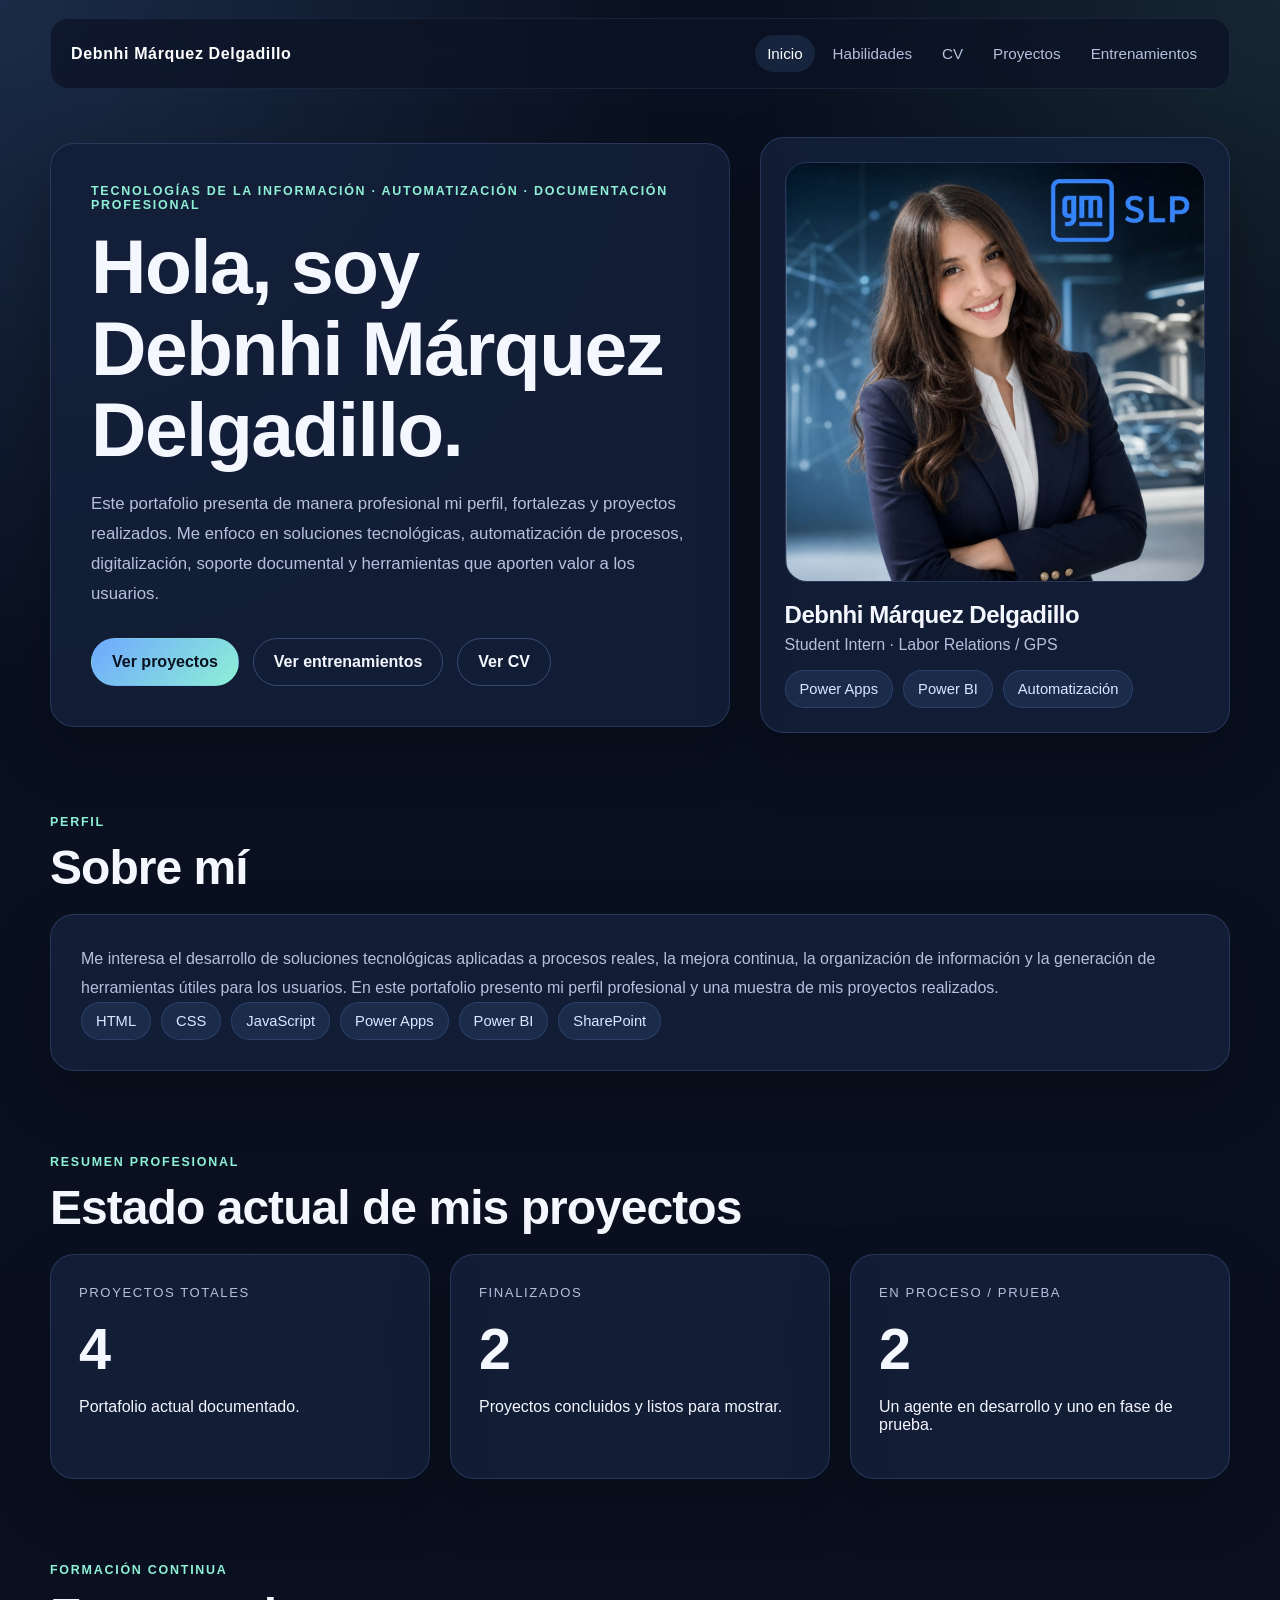
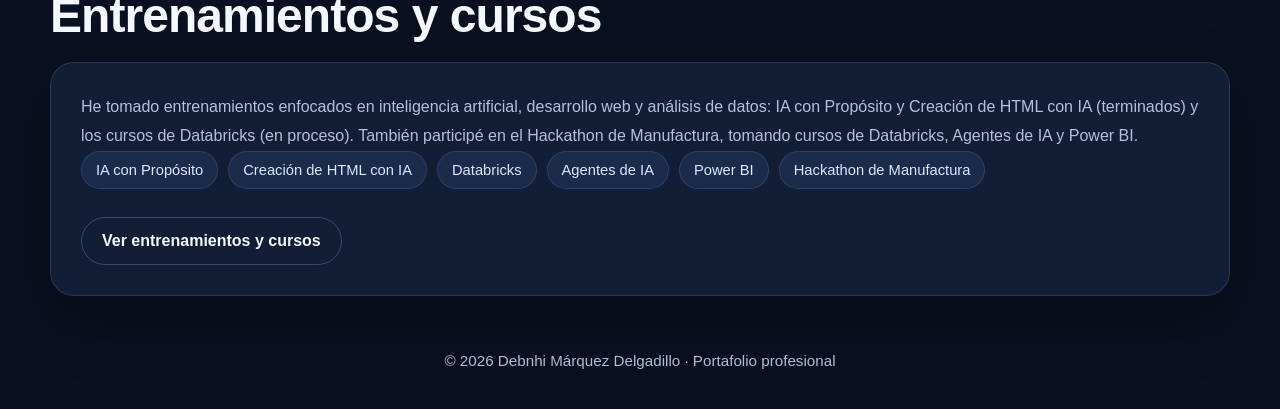
<file: index.html>
<!DOCTYPE html>
<html lang="es">
<head>
  <meta charset="UTF-8" />
  <meta name="viewport" content="width=device-width, initial-scale=1.0" />
  <title>Inicio | Debnhi Márquez Delgadillo</title>
  <link rel="stylesheet" href="./assets/styles.css" />
</head>
<body>
  <header class="hero">
    <nav class="nav container" id="navbar">
      <a href="index.html" class="brand">Debnhi Márquez Delgadillo</a>
      <div class="nav-links">
        <a href="index.html" class="active">Inicio</a>
        <a href="habilidades.html">Habilidades</a>
        <a href="cv.html">CV</a>
        <a href="proyectos.html">Proyectos</a>
        <a href="entrenamientos.html">Entrenamientos</a>
      </div>
    </nav>

    <section class="hero-content container hero-profile">
      <div class="hero-copy-block reveal">
        <p class="eyebrow">Tecnologías de la información · Automatización · Documentación profesional</p>
        <h1>Hola, soy Debnhi Márquez Delgadillo.</h1>
        <p class="hero-text">
          Este portafolio presenta de manera profesional mi perfil, fortalezas y proyectos realizados.
          Me enfoco en soluciones tecnológicas, automatización de procesos, digitalización,
          soporte documental y herramientas que aporten valor a los usuarios.
        </p>

        <div class="hero-actions">
          <a class="btn btn-primary" href="proyectos.html">Ver proyectos</a>
          <a class="btn btn-secondary" href="entrenamientos.html">Ver entrenamientos</a>
          <a class="btn btn-secondary" href="cv.html">Ver CV</a>
        </div>
      </div>

      <div class="profile-card reveal">
        <div class="profile-image-wrap">
          <img src="./imagenes/perfil.png" alt="Foto profesional" class="profile-photo" />
        </div>
        <div class="profile-meta">
          <h2>Debnhi Márquez Delgadillo</h2>
          <p>Student Intern · Labor Relations / GPS</p>
          <div class="profile-badges">
            <span>Power Apps</span>
            <span>Power BI</span>
            <span>Automatización</span>
          </div>
        </div>
      </div>
    </section>
  </header>

  <main>
    <section class="section container reveal">
      <div class="section-heading">
        <p class="eyebrow">Perfil</p>
        <h2>Sobre mí</h2>
      </div>
      <div class="about-card">
        <p>
          Me interesa el desarrollo de soluciones tecnológicas aplicadas a procesos reales, la mejora continua,
          la organización de información y la generación de herramientas útiles para los usuarios.
          En este portafolio presento mi perfil profesional y una muestra de mis proyectos realizados.
        </p>
        <div class="tags">
          <span>HTML</span>
          <span>CSS</span>
          <span>JavaScript</span>
          <span>Power Apps</span>
          <span>Power BI</span>
          <span>SharePoint</span>
        </div>
      </div>
    </section>

    <section class="section container reveal">
      <div class="section-heading">
        <p class="eyebrow">Resumen profesional</p>
        <h2>Estado actual de mis proyectos</h2>
      </div>
      <div class="stats-grid">
        <article class="stat-card">
          <span class="stat-label">Proyectos totales</span>
          <strong class="stat-value">4</strong>
          <p>Portafolio actual documentado.</p>
        </article>
        <article class="stat-card">
          <span class="stat-label">Finalizados</span>
          <strong class="stat-value">2</strong>
          <p>Proyectos concluidos y listos para mostrar.</p>
        </article>
        <article class="stat-card">
          <span class="stat-label">En proceso / prueba</span>
          <strong class="stat-value">2</strong>
          <p>Un agente en desarrollo y uno en fase de prueba.</p>
        </article>
      </div>
    </section>
    <section class="section container reveal">
      <div class="section-heading">
        <p class="eyebrow">Formación continua</p>
        <h2>Entrenamientos y cursos</h2>
      </div>
      <div class="about-card">
        <p>
          He tomado entrenamientos enfocados en inteligencia artificial, desarrollo web y análisis de datos:
          IA con Propósito y Creación de HTML con IA (terminados) y los cursos de Databricks (en proceso).
          También participé en el Hackathon de Manufactura, tomando cursos de Databricks, Agentes de IA y Power BI.
        </p>
        <div class="tags">
          <span>IA con Propósito</span>
          <span>Creación de HTML con IA</span>
          <span>Databricks</span>
          <span>Agentes de IA</span>
          <span>Power BI</span>
          <span>Hackathon de Manufactura</span>
        </div>
        <div class="hero-actions">
          <a class="btn btn-secondary" href="entrenamientos.html">Ver entrenamientos y cursos</a>
        </div>
      </div>
    </section>

  </main>

  <footer class="footer container">
    <p>© 2026 Debnhi Márquez Delgadillo · Portafolio profesional</p>
  </footer>

  <script src="./assets/script.js"></script>
</body>
</html>
</file>
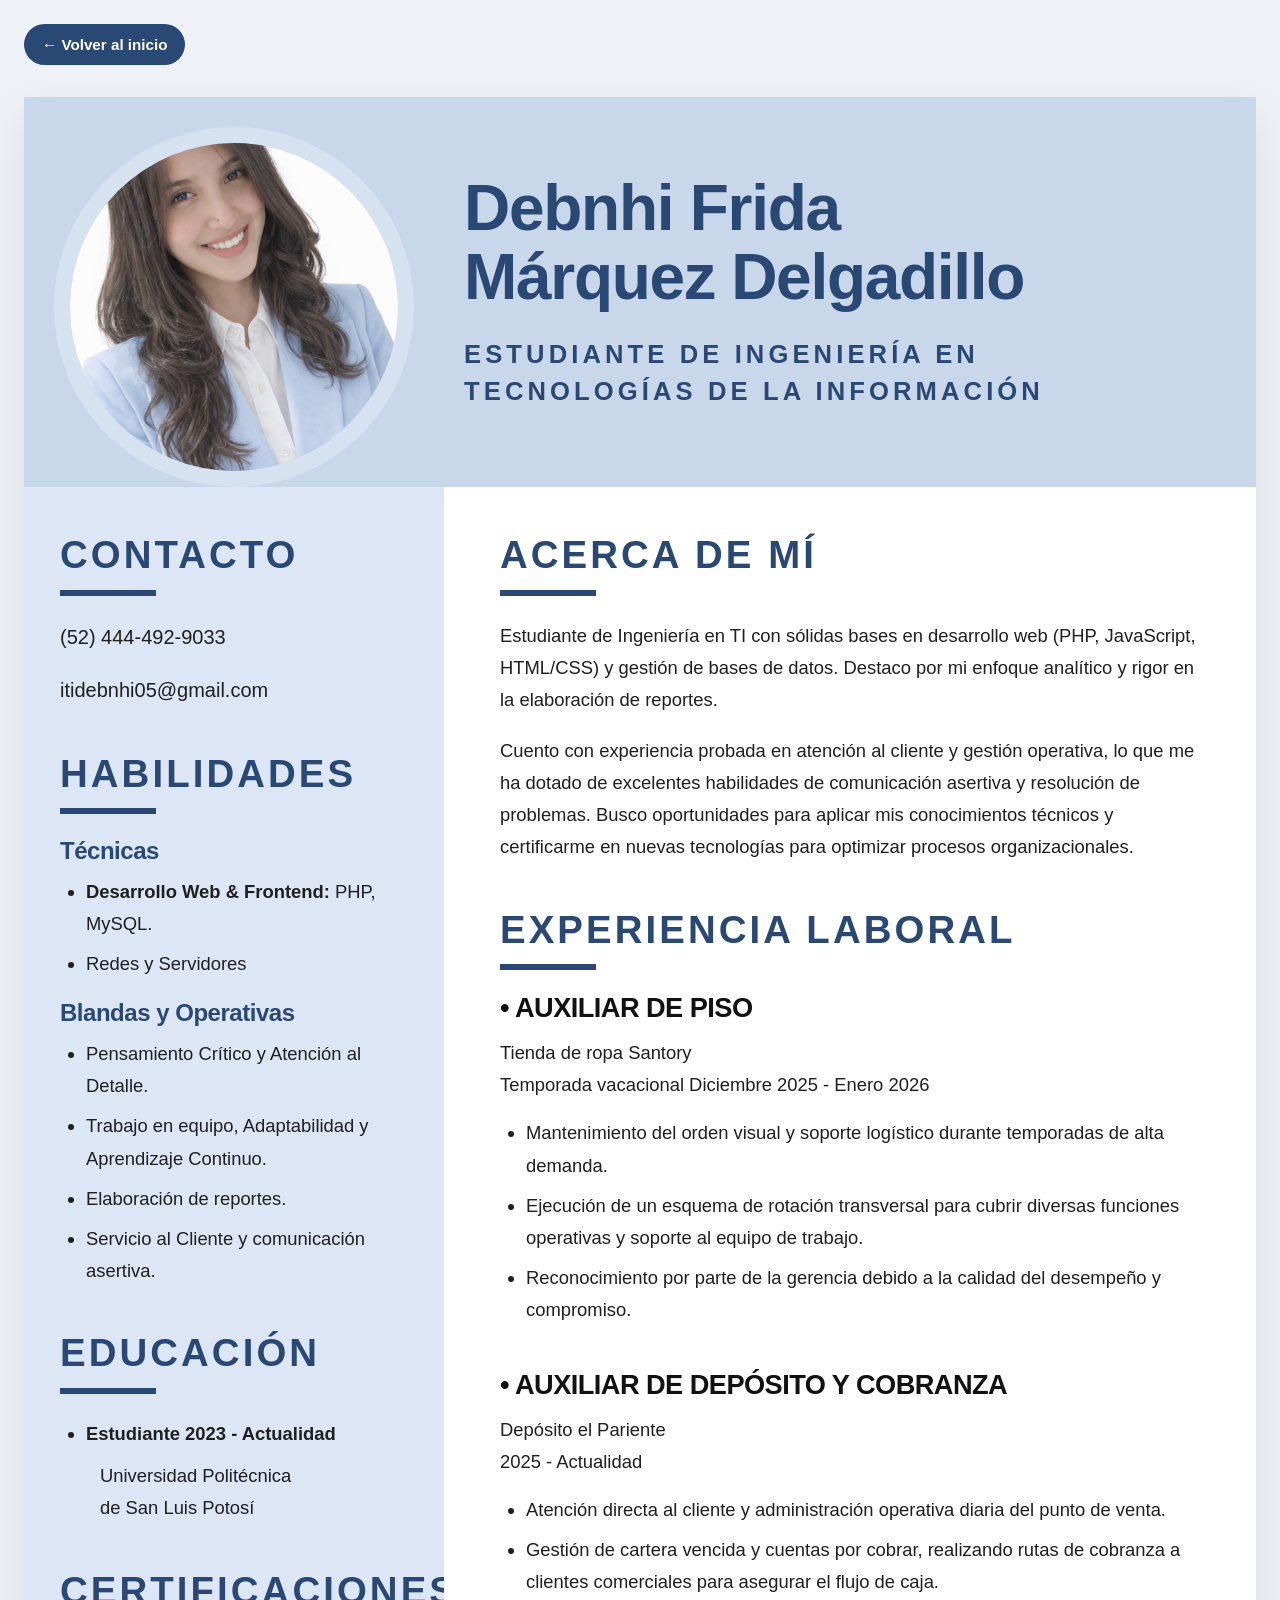
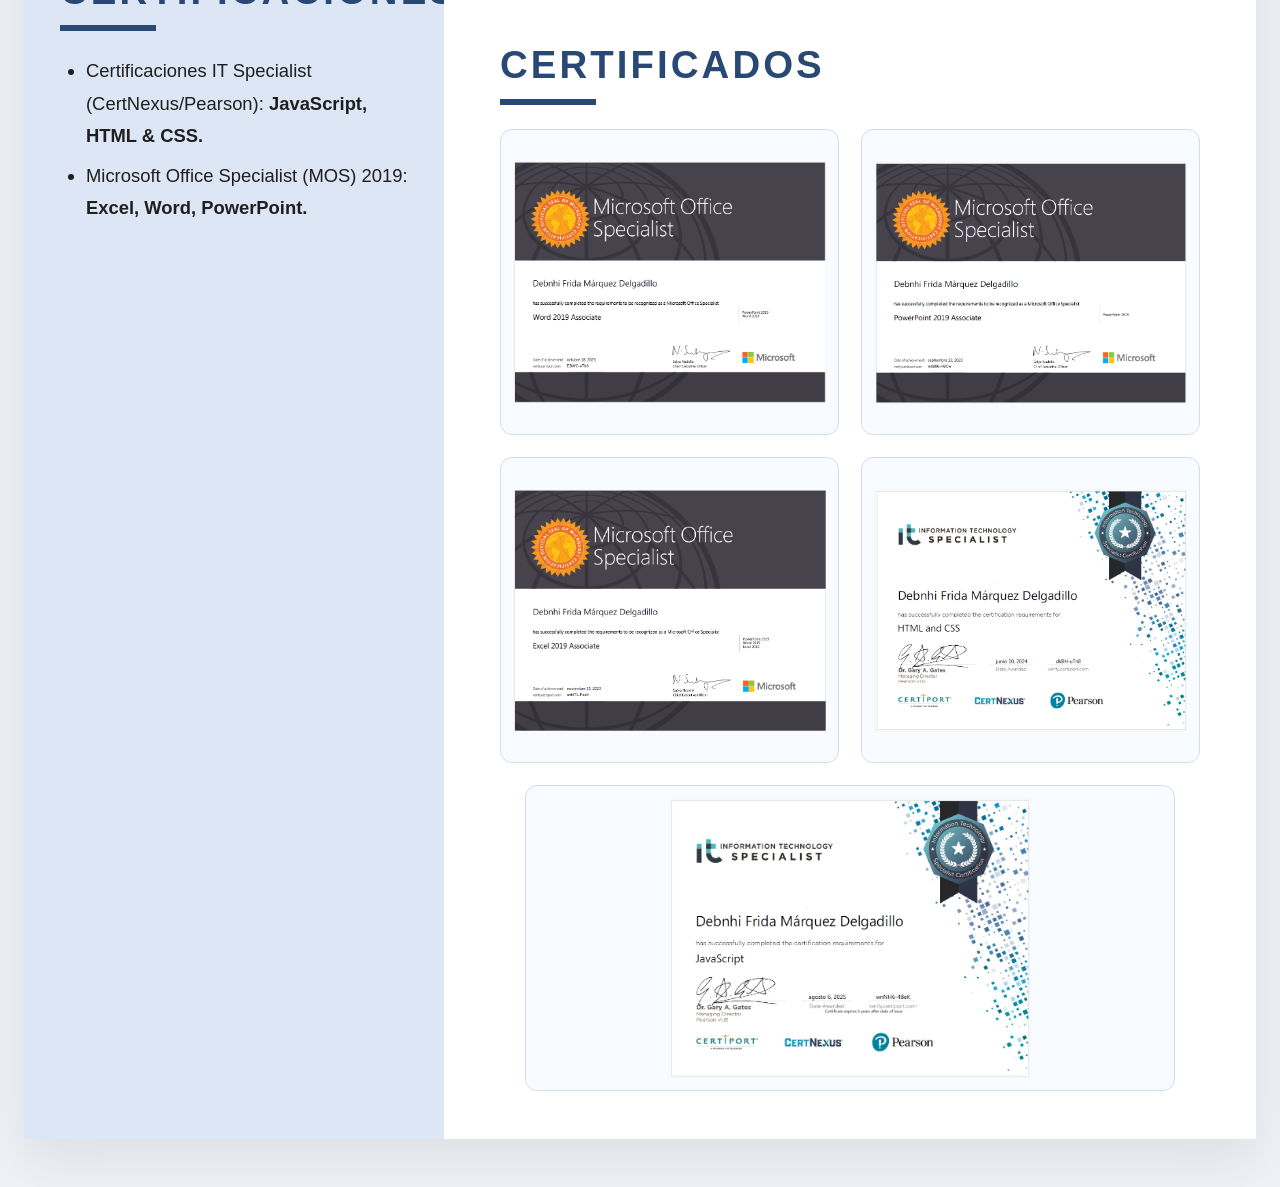
<file: cv.html>
<!DOCTYPE html>
<html lang="es">
<head>
  <meta charset="UTF-8">
  <meta name="viewport" content="width=device-width, initial-scale=1.0">

  <title>CV | Debnhi Frida Márquez Delgadillo</title>

  <!-- Cambia la ruta si tu CSS tiene otro nombre -->
  <link rel="stylesheet" href="./assets/styles.css">
</head>

<body class="cv-page-body">

  <a href="./index.html" class="back-to-index">
    ← Volver al inicio
  </a>

  <main class="cv-page">

    <section class="cv-layout">

      <!-- =========================
           ENCABEZADO
      ========================== -->
      <header class="cv-top-header">

        <div class="cv-photo-area">
          <div class="cv-photo-circle">

            <img
              src="./imagenes/cv.jpg"
              alt="Foto de Debnhi Márquez Delgadillo"
              class="cv-photo-real"
            >

          </div>
        </div>

        <div class="cv-header-text">

          <h1>
            Debnhi Frida<br>
            Márquez Delgadillo
          </h1>

          <p class="cv-career">
            ESTUDIANTE DE INGENIERÍA EN<br>
            TECNOLOGÍAS DE LA INFORMACIÓN
          </p>

        </div>

      </header>


      <!-- =========================
           SIDEBAR
      ========================== -->
      <aside class="cv-sidebar">


        <!-- CONTACTO -->
        <section class="cv-block">

          <h2>CONTACTO</h2>

          <div class="cv-line"></div>

          <ul class="cv-contact-list">
            <li>(52) 444-492-9033</li>
            <li>itidebnhi05@gmail.com</li>
          </ul>

        </section>


        <!-- HABILIDADES -->
        <section class="cv-block">

          <h2>HABILIDADES</h2>

          <div class="cv-line"></div>

          <h3>Técnicas</h3>

          <ul class="cv-bullet-list">

            <li>
              <strong>Desarrollo Web & Frontend:</strong>
              PHP, MySQL.
            </li>

            <li>
              Redes y Servidores
            </li>

          </ul>


          <h3>Blandas y Operativas</h3>

          <ul class="cv-bullet-list">

            <li>
              Pensamiento Crítico y Atención al Detalle.
            </li>

            <li>
              Trabajo en equipo, Adaptabilidad y Aprendizaje Continuo.
            </li>

            <li>
              Elaboración de reportes.
            </li>

            <li>
              Servicio al Cliente y comunicación asertiva.
            </li>

          </ul>

        </section>


        <!-- EDUCACIÓN -->
        <section class="cv-block">

          <h2>EDUCACIÓN</h2>

          <div class="cv-line"></div>

          <ul class="cv-bullet-list">

            <li>
              <strong>Estudiante 2023 - Actualidad</strong>
            </li>

          </ul>

          <p class="cv-indent">
            Universidad Politécnica<br>
            de San Luis Potosí
          </p>

        </section>


        <!-- CERTIFICACIONES -->
        <section class="cv-block">

          <h2>CERTIFICACIONES</h2>

          <div class="cv-line"></div>

          <ul class="cv-bullet-list">

            <li>
              Certificaciones IT Specialist (CertNexus/Pearson):
              <strong>JavaScript, HTML & CSS.</strong>
            </li>

            <li>
              Microsoft Office Specialist (MOS) 2019:
              <strong>Excel, Word, PowerPoint.</strong>
            </li>

          </ul>

        </section>

      </aside>


      <!-- =========================
           CONTENIDO PRINCIPAL
      ========================== -->
      <section class="cv-main-content">


        <!-- ACERCA DE MÍ -->
        <section class="cv-block cv-main-block">

          <h2>ACERCA DE MÍ</h2>

          <div class="cv-line"></div>

          <p>
            Estudiante de Ingeniería en TI con sólidas bases en desarrollo web
            (PHP, JavaScript, HTML/CSS) y gestión de bases de datos.
            Destaco por mi enfoque analítico y rigor en la elaboración de reportes.
          </p>

          <p>
            Cuento con experiencia probada en atención al cliente y gestión
            operativa, lo que me ha dotado de excelentes habilidades de
            comunicación asertiva y resolución de problemas. Busco oportunidades
            para aplicar mis conocimientos técnicos y certificarme en nuevas
            tecnologías para optimizar procesos organizacionales.
          </p>

        </section>


        <!-- EXPERIENCIA LABORAL -->
        <section class="cv-block cv-main-block">

          <h2>EXPERIENCIA LABORAL</h2>

          <div class="cv-line"></div>


          <!-- TRABAJO 1 -->
          <div class="cv-job">

            <h3>• AUXILIAR DE PISO</h3>

            <p class="cv-job-company">
              Tienda de ropa Santory
            </p>

            <p class="cv-job-date">
              Temporada vacacional Diciembre 2025 - Enero 2026
            </p>

            <ul class="cv-bullet-list cv-job-list">

              <li>
                Mantenimiento del orden visual y soporte logístico durante
                temporadas de alta demanda.
              </li>

              <li>
                Ejecución de un esquema de rotación transversal para cubrir
                diversas funciones operativas y soporte al equipo de trabajo.
              </li>

              <li>
                Reconocimiento por parte de la gerencia debido a la calidad
                del desempeño y compromiso.
              </li>

            </ul>

          </div>


          <!-- TRABAJO 2 -->
          <div class="cv-job">

            <h3>• AUXILIAR DE DEPÓSITO Y COBRANZA</h3>

            <p class="cv-job-company">
              Depósito el Pariente
            </p>

            <p class="cv-job-date">
              2025 - Actualidad
            </p>

            <ul class="cv-bullet-list cv-job-list">

              <li>
                Atención directa al cliente y administración operativa diaria
                del punto de venta.
              </li>

              <li>
                Gestión de cartera vencida y cuentas por cobrar, realizando
                rutas de cobranza a clientes comerciales para asegurar
                el flujo de caja.
              </li>

            </ul>

          </div>

        </section>


        <!-- =========================
             CERTIFICADOS
        ========================== -->
        <section class="cv-block cv-main-block">

          <h2>CERTIFICADOS</h2>

          <div class="cv-line"></div>


          <div class="cv-cert-gallery">


            <!-- CERTIFICADO 1 -->
            <div class="cv-cert-item">

              <img
                src="./imagenes/word.png"
                alt="Certificado Word"
                class="cv-cert-image"
              >

            </div>


            <!-- CERTIFICADO 2 -->
            <div class="cv-cert-item">

              <img
                src="./imagenes/power.png"
                alt="Certificado Power Point"
                class="cv-cert-image"
              >

            </div>


            <!-- CERTIFICADO 3 -->
            <div class="cv-cert-item">

              <img
                src="./imagenes/excel.png"
                alt="Certificado Excel"
                class="cv-cert-image"
              >

            </div>


            <!-- CERTIFICADO 4 -->
            <div class="cv-cert-item">

              <img
                src="./imagenes/htmlcss.png"
                alt="Certificado HTML & CSS"
                class="cv-cert-image"
              >

            </div>


            <!-- CERTIFICADO 5 -->
            <div class="cv-cert-item">

              <img
                src="./imagenes/javascript.png"
                alt="Certificado JavaScript"
                class="cv-cert-image"
              >

            </div>


          </div>

        </section>

      </section>

    </section>

  </main>

</body>
</html>
</file>
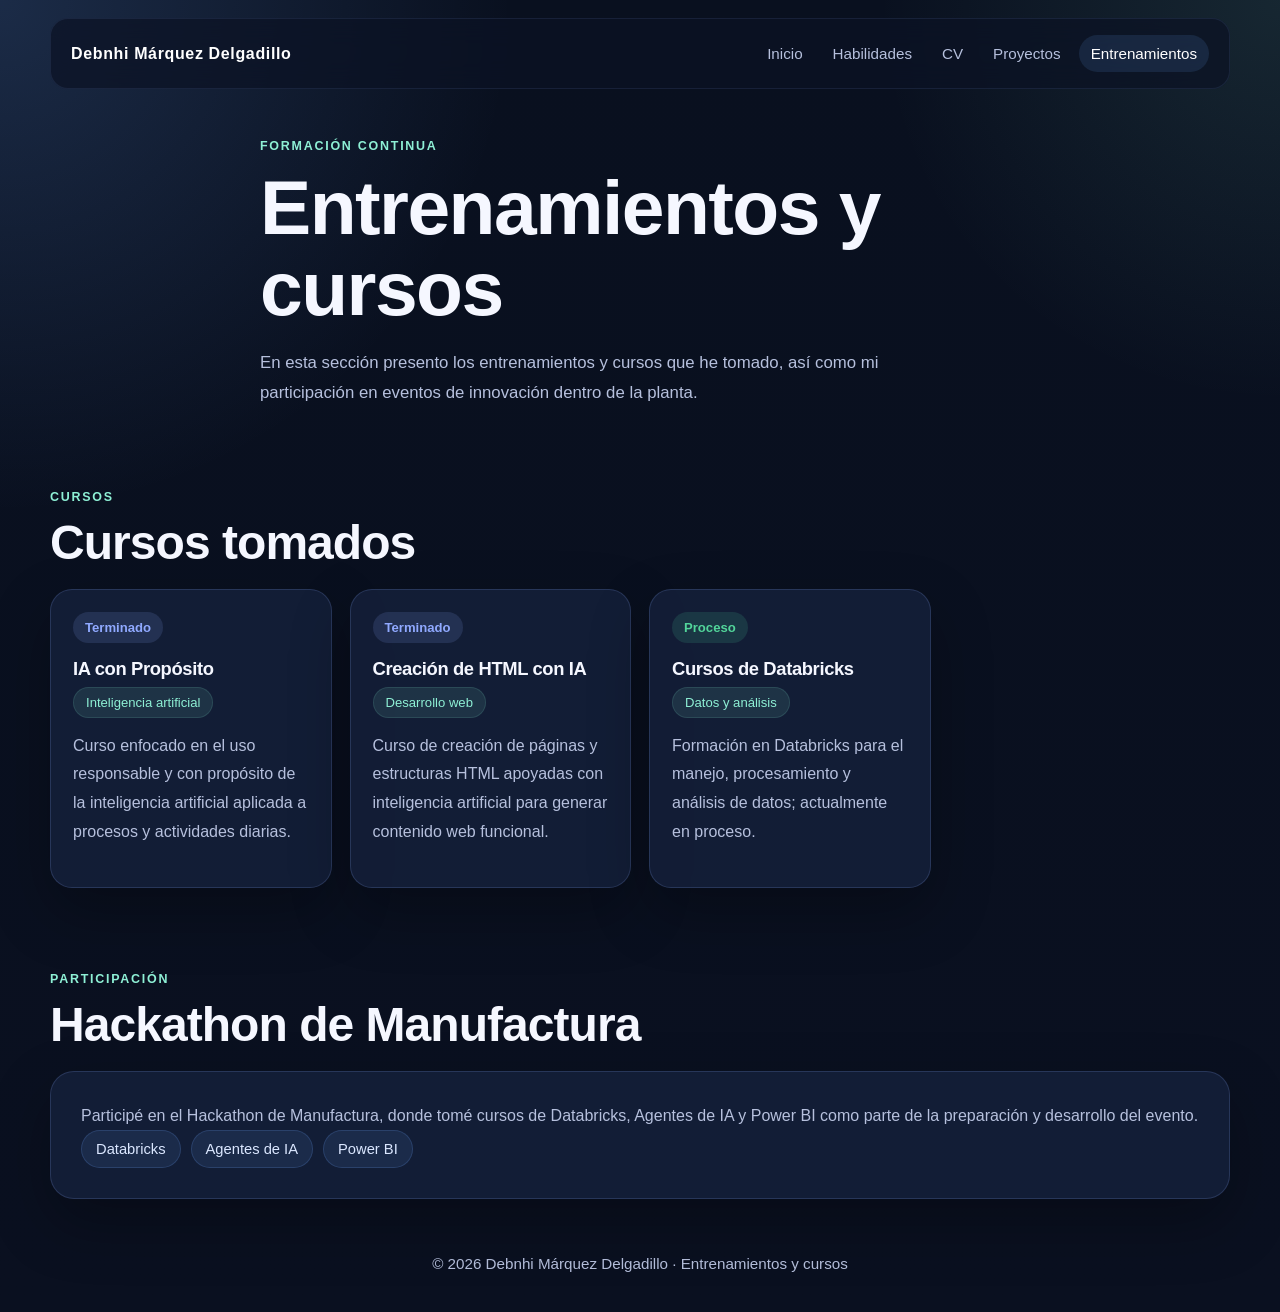
<file: entrenamientos.html>
<!DOCTYPE html>
<html lang="es">
<head>
  <meta charset="UTF-8" />
  <meta name="viewport" content="width=device-width, initial-scale=1.0" />
  <title>Entrenamientos y Cursos | Debnhi Márquez Delgadillo</title>
  <link rel="stylesheet" href="./assets/styles.css" />
</head>
<body>
  <header class="sub-hero">
    <nav class="nav container" id="navbar">
      <a href="index.html" class="brand">Debnhi Márquez Delgadillo</a>
      <div class="nav-links">
        <a href="index.html">Inicio</a>
        <a href="habilidades.html">Habilidades</a>
        <a href="cv.html">CV</a>
        <a href="proyectos.html">Proyectos</a>
        <a href="entrenamientos.html" class="active">Entrenamientos</a>
      </div>
    </nav>

    <div class="container page-intro reveal">
      <p class="eyebrow">Formación continua</p>
      <h1>Entrenamientos y cursos</h1>
      <p class="hero-text">
        En esta sección presento los entrenamientos y cursos que he tomado, así como mi participación
        en eventos de innovación dentro de la planta.
      </p>
    </div>
  </header>

  <main>
    <section class="section container reveal">
      <div class="section-heading">
        <p class="eyebrow">Cursos</p>
        <h2>Cursos tomados</h2>
      </div>

      <div class="skills-grid">
        <article class="skill-card">
          <span class="status done">Terminado</span>
          <div class="skill-head">
            <h3>IA con Propósito</h3>
            <span>Inteligencia artificial</span>
          </div>
          <p>Curso enfocado en el uso responsable y con propósito de la inteligencia artificial aplicada a procesos y actividades diarias.</p>
        </article>

        <article class="skill-card">
          <span class="status done">Terminado</span>
          <div class="skill-head">
            <h3>Creación de HTML con IA</h3>
            <span>Desarrollo web</span>
          </div>
          <p>Curso de creación de páginas y estructuras HTML apoyadas con inteligencia artificial para generar contenido web funcional.</p>
        </article>

        <article class="skill-card">
          <span class="status active">Proceso</span>
          <div class="skill-head">
            <h3>Cursos de Databricks</h3>
            <span>Datos y análisis</span>
          </div>
          <p>Formación en Databricks para el manejo, procesamiento y análisis de datos; actualmente en proceso.</p>
        </article>
      </div>
    </section>

    <section class="section container reveal">
      <div class="section-heading">
        <p class="eyebrow">Participación</p>
        <h2>Hackathon de Manufactura</h2>
      </div>

      <div class="about-card">
        <p>
          Participé en el Hackathon de Manufactura, donde tomé cursos de Databricks, Agentes de IA y Power BI
          como parte de la preparación y desarrollo del evento.
        </p>
        <div class="tags">
          <span>Databricks</span>
          <span>Agentes de IA</span>
          <span>Power BI</span>
        </div>
      </div>
    </section>
  </main>

  <footer class="footer container">
    <p>© 2026 Debnhi Márquez Delgadillo · Entrenamientos y cursos</p>
  </footer>

  <script src="./assets/script.js"></script>
</body>
</html>
</file>
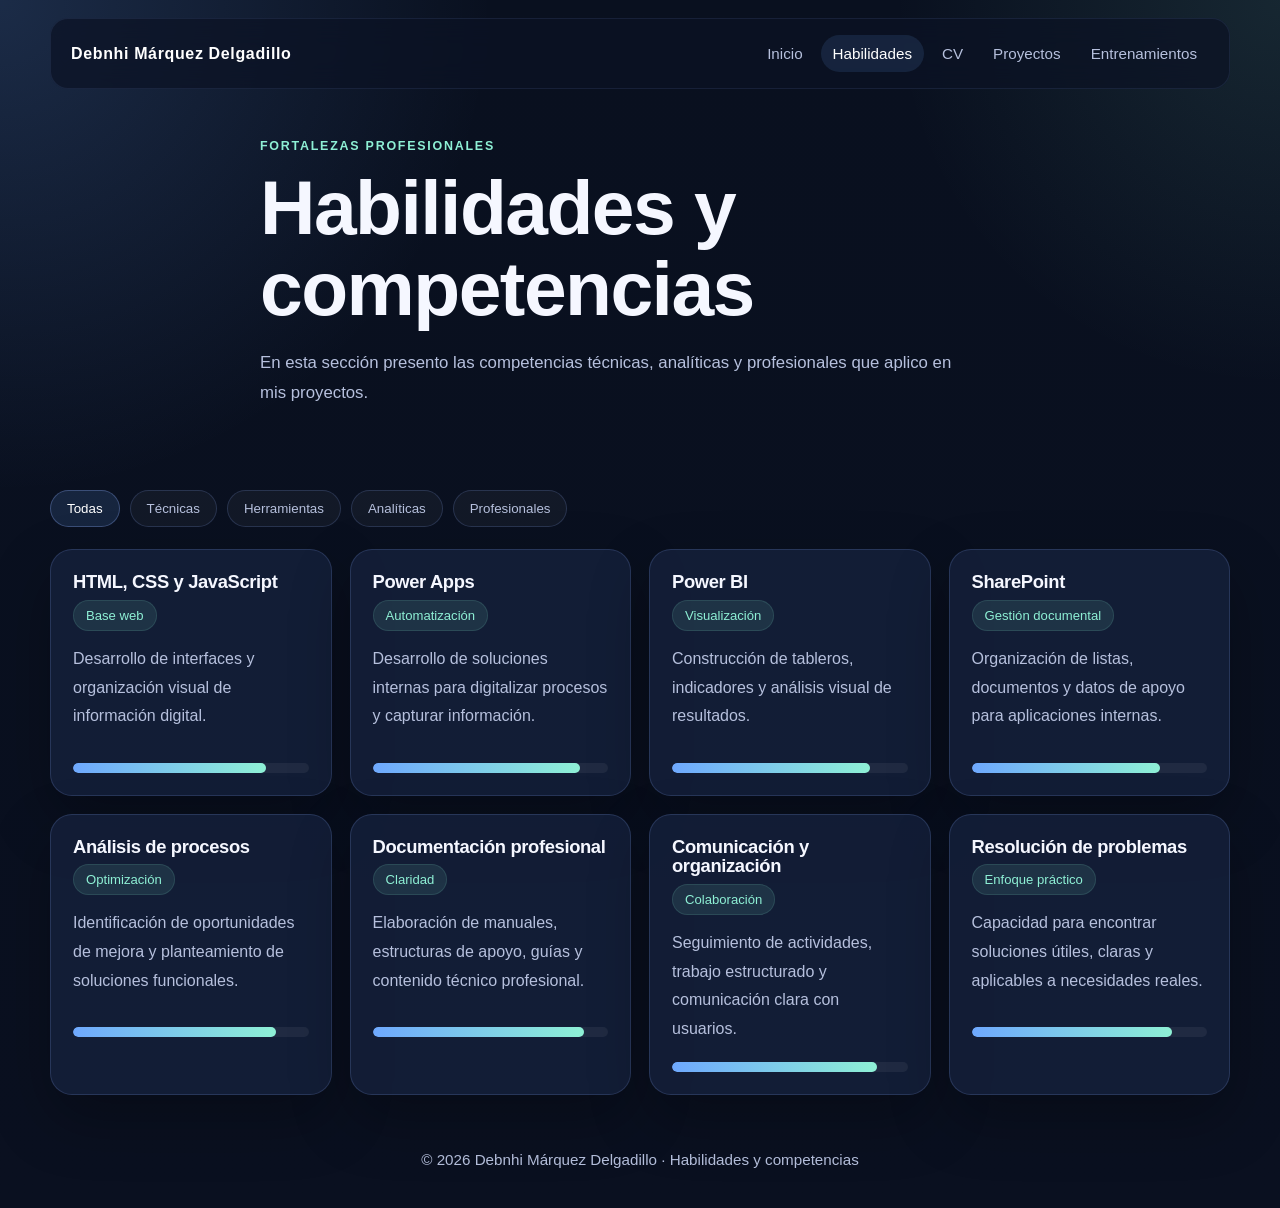
<file: habilidades.html>
<!DOCTYPE html>
<html lang="es">
<head>
  <meta charset="UTF-8" />
  <meta name="viewport" content="width=device-width, initial-scale=1.0" />
  <title>Habilidades | Debnhi Márquez Delgadillo</title>
  <link rel="stylesheet" href="./assets/styles.css" />
</head>
<body>
  <header class="sub-hero">
    <nav class="nav container" id="navbar">
      <a href="index.html" class="brand">Debnhi Márquez Delgadillo</a>
      <div class="nav-links">
        <a href="index.html">Inicio</a>
        <a href="habilidades.html" class="active">Habilidades</a>
        <a href="cv.html">CV</a>
        <a href="proyectos.html">Proyectos</a>
        <a href="entrenamientos.html">Entrenamientos</a>
      </div>
    </nav>

    <div class="container page-intro reveal">
      <p class="eyebrow">Fortalezas profesionales</p>
      <h1>Habilidades y competencias</h1>
      <p class="hero-text">
        En esta sección presento las competencias técnicas, analíticas y profesionales que aplico en mis proyectos.
      </p>
    </div>
  </header>

  <main>
    <section class="section container reveal">
      <div class="skills-filter">
        <button class="skill-filter-btn active" data-filter="all">Todas</button>
        <button class="skill-filter-btn" data-filter="tecnicas">Técnicas</button>
        <button class="skill-filter-btn" data-filter="herramientas">Herramientas</button>
        <button class="skill-filter-btn" data-filter="analiticas">Analíticas</button>
        <button class="skill-filter-btn" data-filter="profesionales">Profesionales</button>
      </div>

      <div class="skills-grid">
        <article class="skill-card" data-category="tecnicas">
          <div class="skill-head">
            <h3>HTML, CSS y JavaScript</h3>
            <span>Base web</span>
          </div>
          <p>Desarrollo de interfaces y organización visual de información digital.</p>
          <div class="skill-bar"><span style="width: 82%;"></span></div>
        </article>

        <article class="skill-card" data-category="herramientas">
          <div class="skill-head">
            <h3>Power Apps</h3>
            <span>Automatización</span>
          </div>
          <p>Desarrollo de soluciones internas para digitalizar procesos y capturar información.</p>
          <div class="skill-bar"><span style="width: 88%;"></span></div>
        </article>

        <article class="skill-card" data-category="herramientas">
          <div class="skill-head">
            <h3>Power BI</h3>
            <span>Visualización</span>
          </div>
          <p>Construcción de tableros, indicadores y análisis visual de resultados.</p>
          <div class="skill-bar"><span style="width: 84%;"></span></div>
        </article>

        <article class="skill-card" data-category="herramientas">
          <div class="skill-head">
            <h3>SharePoint</h3>
            <span>Gestión documental</span>
          </div>
          <p>Organización de listas, documentos y datos de apoyo para aplicaciones internas.</p>
          <div class="skill-bar"><span style="width: 80%;"></span></div>
        </article>

        <article class="skill-card" data-category="analiticas">
          <div class="skill-head">
            <h3>Análisis de procesos</h3>
            <span>Optimización</span>
          </div>
          <p>Identificación de oportunidades de mejora y planteamiento de soluciones funcionales.</p>
          <div class="skill-bar"><span style="width: 86%;"></span></div>
        </article>

        <article class="skill-card" data-category="profesionales">
          <div class="skill-head">
            <h3>Documentación profesional</h3>
            <span>Claridad</span>
          </div>
          <p>Elaboración de manuales, estructuras de apoyo, guías y contenido técnico profesional.</p>
          <div class="skill-bar"><span style="width: 90%;"></span></div>
        </article>

        <article class="skill-card" data-category="profesionales">
          <div class="skill-head">
            <h3>Comunicación y organización</h3>
            <span>Colaboración</span>
          </div>
          <p>Seguimiento de actividades, trabajo estructurado y comunicación clara con usuarios.</p>
          <div class="skill-bar"><span style="width: 87%;"></span></div>
        </article>

        <article class="skill-card" data-category="analiticas">
          <div class="skill-head">
            <h3>Resolución de problemas</h3>
            <span>Enfoque práctico</span>
          </div>
          <p>Capacidad para encontrar soluciones útiles, claras y aplicables a necesidades reales.</p>
          <div class="skill-bar"><span style="width: 85%;"></span></div>
        </article>
      </div>
    </section>
  </main>

  <footer class="footer container">
    <p>© 2026 Debnhi Márquez Delgadillo · Habilidades y competencias</p>
  </footer>

  <script src="./assets/script.js"></script>
</body>
</html>
</file>
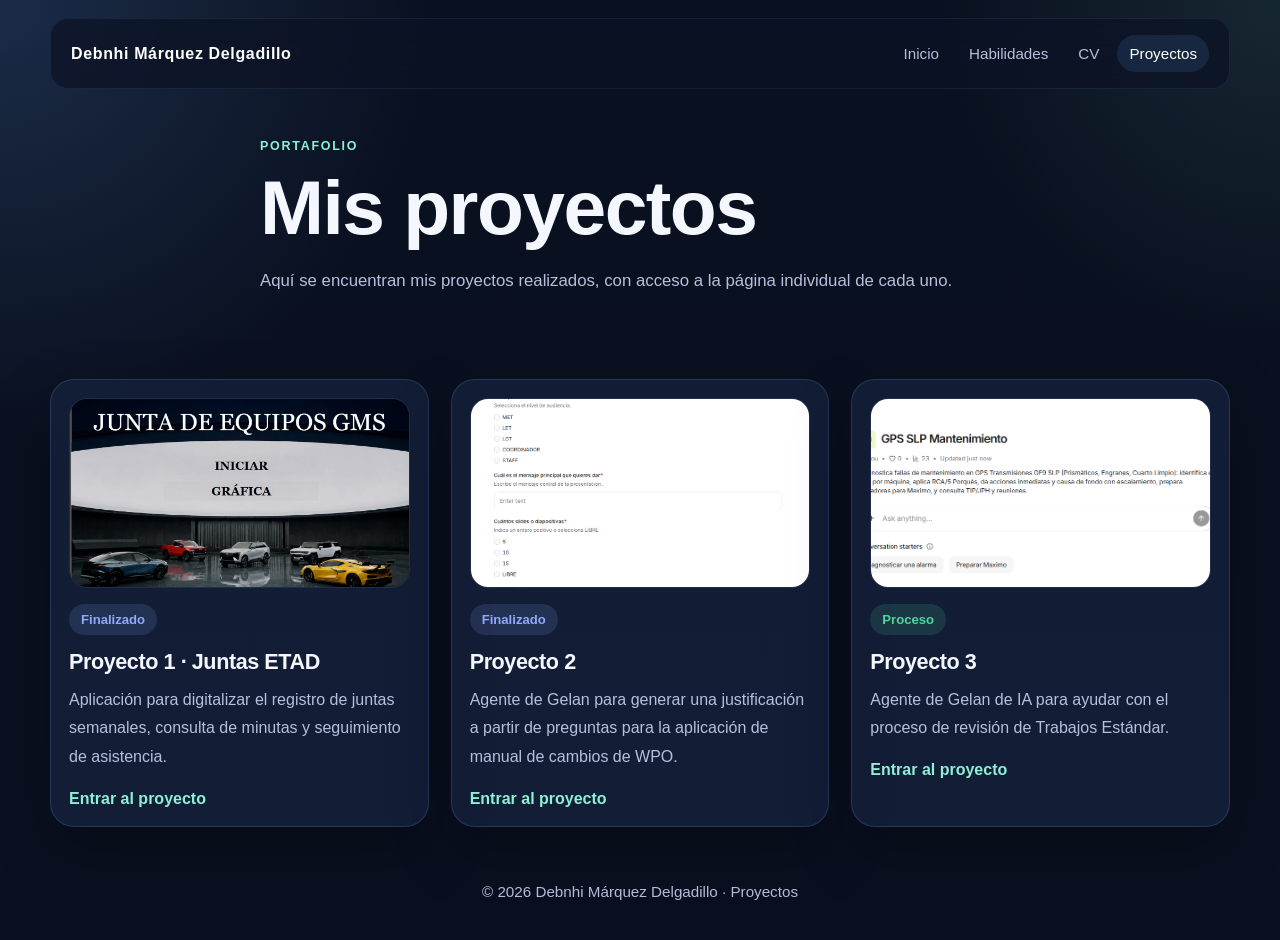
<file: Proyectos.html>
<!DOCTYPE html>
<html lang="es">
<head>
  <meta charset="UTF-8" />
  <meta name="viewport" content="width=device-width, initial-scale=1.0" />
  <title>Proyectos | Debnhi Márquez Delgadillo</title>
  <link rel="stylesheet" href="./assets/styles.css" />
</head>
<body>
  <header class="sub-hero">
    <nav class="nav container" id="navbar">
      <a href="index.html" class="brand">Debnhi Márquez Delgadillo</a>
      <div class="nav-links">
        <a href="index.html">Inicio</a>
        <a href="habilidades.html">Habilidades</a>
        <a href="cv.html">CV</a>
        <a href="proyectos.html" class="active">Proyectos</a>
      </div>
    </nav>

    <div class="container page-intro reveal">
      <p class="eyebrow">Portafolio</p>
      <h1>Mis proyectos</h1>
      <p class="hero-text">
        Aquí se encuentran mis proyectos realizados, con acceso a la página individual de cada uno.
      </p>
    </div>
  </header>

  <main>
    <section class="section container reveal">
      <div class="projects-tabs">
        <a class="project-tab-card" href="./proyectos/proyecto1_juntas_etad.html">
          <img src="./imagenes/proyecto1.png" alt="Vista previa del Proyecto 1" class="project-preview" />
          <span class="status done">Finalizado</span>
          <h3>Proyecto 1 · Juntas ETAD</h3>
          <p>Aplicación para digitalizar el registro de juntas semanales, consulta de minutas y seguimiento de asistencia.</p>
          <span class="tab-link">Entrar al proyecto</span>
        </a>

        <a class="project-tab-card" href="./proyectos/proyecto2.html">
          <img src="./imagenes/proyecto2.png" alt="Vista previa del Proyecto 2" class="project-preview" />
          <span class="status done">Finalizado</span>
          <h3>Proyecto 2</h3>
          <p>Agente de Gelan para generar una justificación a partir de preguntas para la aplicación de manual de cambios de WPO.</p>
          <span class="tab-link">Entrar al proyecto</span>
        </a>

        <a class="project-tab-card" href="./proyectos/proyecto3.html">
          <img src="./imagenes/proyecto3.png" alt="Vista previa del Proyecto 3" class="project-preview" />
          <span class="status active">Proceso</span>
          <h3>Proyecto 3</h3>
          <p>Agente de Gelan de IA para ayudar con el proceso de revisión de Trabajos Estándar.</p>
          <span class="tab-link">Entrar al proyecto</span>
        </a>
      </div>
    </section>
  </main>

  <footer class="footer container">
    <p>© 2026 Debnhi Márquez Delgadillo · Proyectos</p>
  </footer>

  <script src="./assets/script.js"></script>
</body>
</html>
</file>
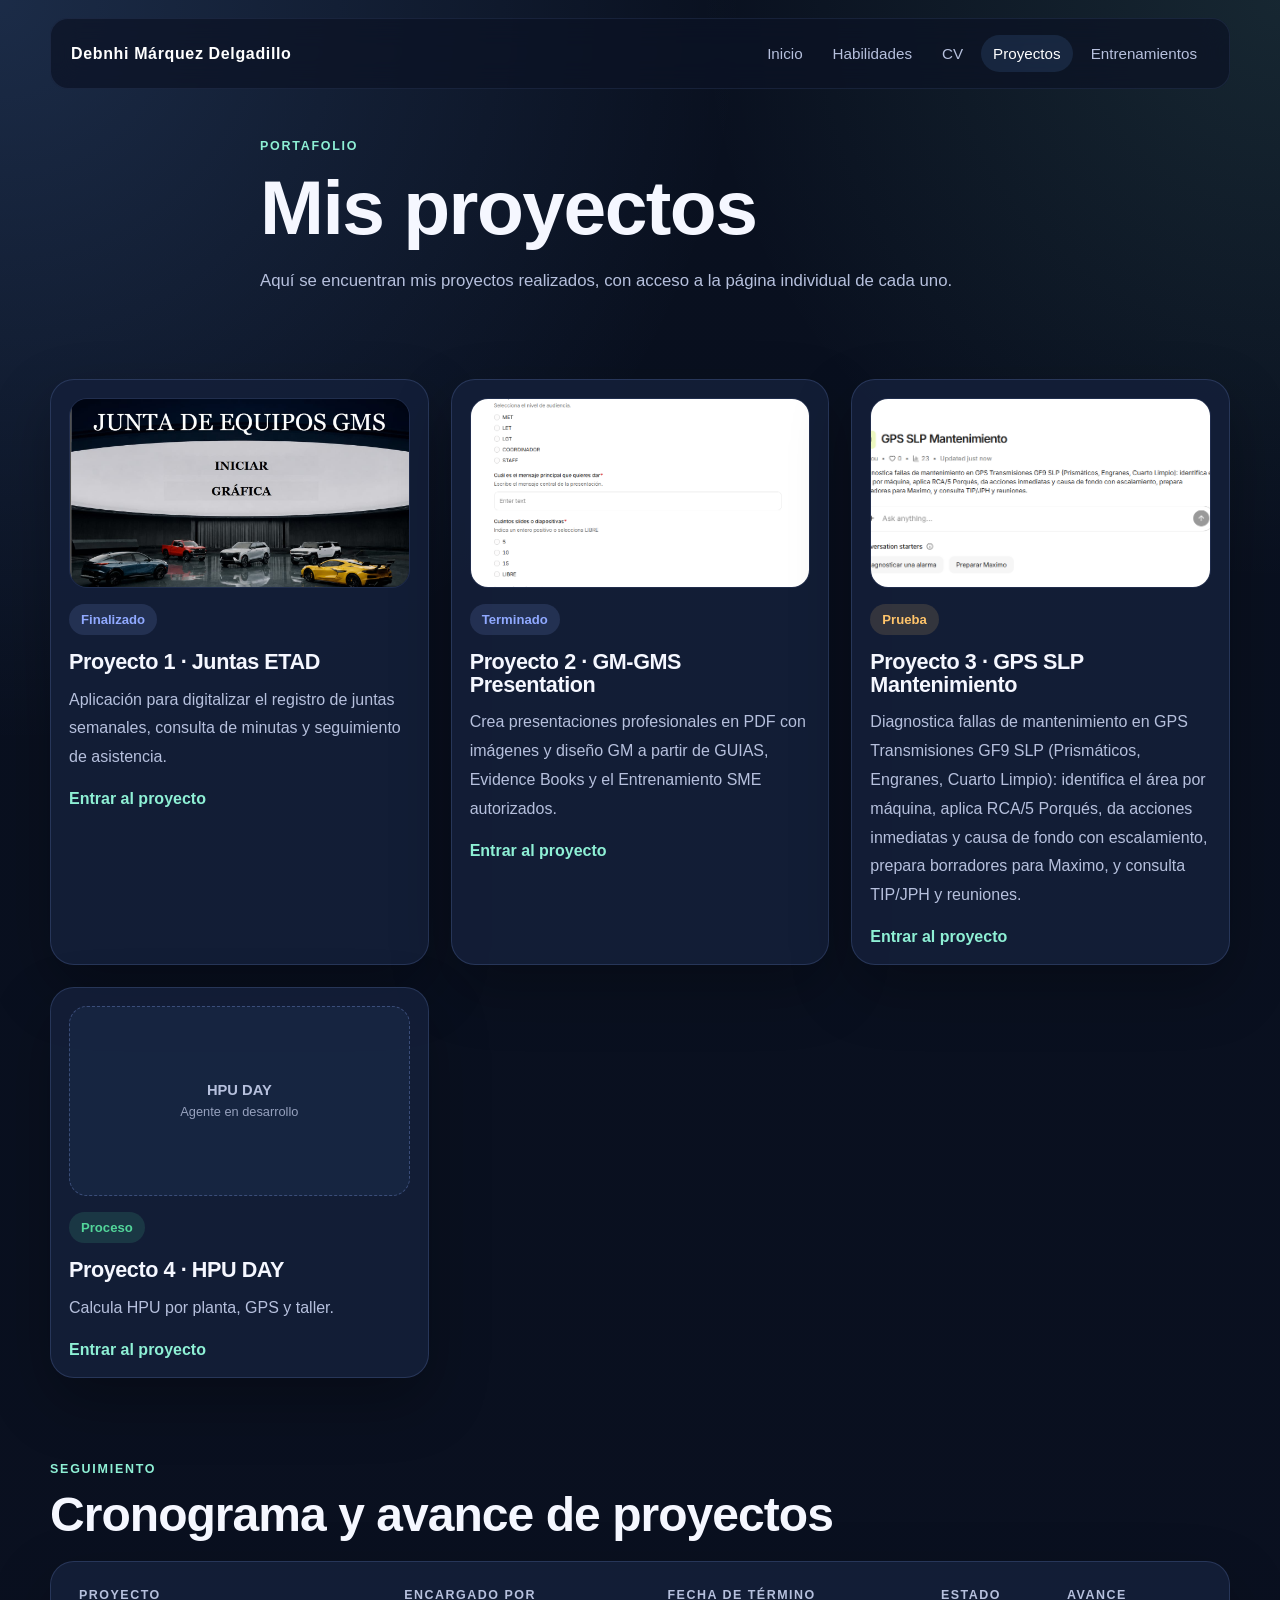
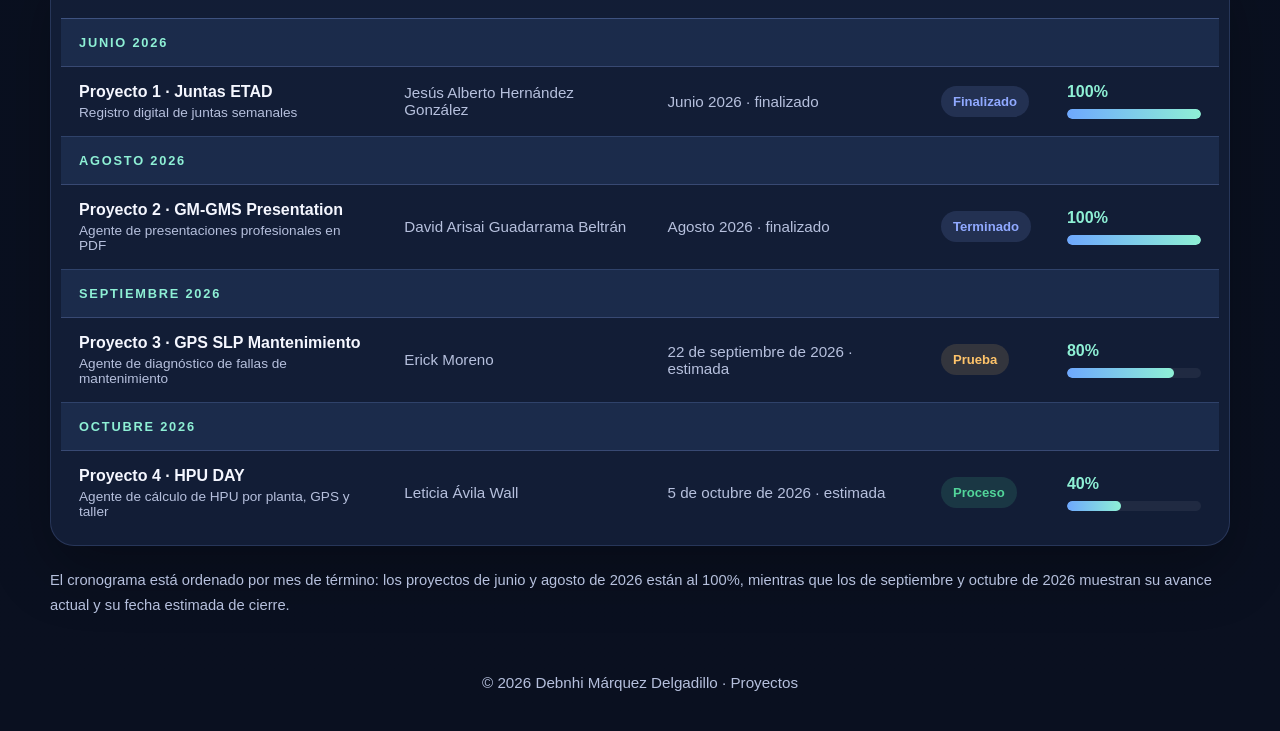
<file: proyectos.html>
<!DOCTYPE html>
<html lang="es">
<head>
  <meta charset="UTF-8" />
  <meta name="viewport" content="width=device-width, initial-scale=1.0" />
  <title>Proyectos | Debnhi Márquez Delgadillo</title>
  <link rel="stylesheet" href="./assets/styles.css" />
</head>
<body>
  <header class="sub-hero">
    <nav class="nav container" id="navbar">
      <a href="index.html" class="brand">Debnhi Márquez Delgadillo</a>
      <div class="nav-links">
        <a href="index.html">Inicio</a>
        <a href="habilidades.html">Habilidades</a>
        <a href="cv.html">CV</a>
        <a href="proyectos.html" class="active">Proyectos</a>
        <a href="entrenamientos.html">Entrenamientos</a>
      </div>
    </nav>

    <div class="container page-intro reveal">
      <p class="eyebrow">Portafolio</p>
      <h1>Mis proyectos</h1>
      <p class="hero-text">
        Aquí se encuentran mis proyectos realizados, con acceso a la página individual de cada uno.
      </p>
    </div>
  </header>

  <main>
    <section class="section container reveal">
      <div class="projects-tabs">
        <a class="project-tab-card" href="./proyectos/proyecto1_juntas_etad.html">
          <img src="./imagenes/proyecto1.png" alt="Vista previa del Proyecto 1" class="project-preview" />
          <span class="status done">Finalizado</span>
          <h3>Proyecto 1 · Juntas ETAD</h3>
          <p>Aplicación para digitalizar el registro de juntas semanales, consulta de minutas y seguimiento de asistencia.</p>
          <span class="tab-link">Entrar al proyecto</span>
        </a>

        <a class="project-tab-card" href="./proyectos/proyecto2.html">
          <img src="./imagenes/proyecto2.png" alt="Vista previa del agente GM-GMS Presentation" class="project-preview" />
          <span class="status done">Terminado</span>
          <h3>Proyecto 2 · GM-GMS Presentation</h3>
          <p>Crea presentaciones profesionales en PDF con imágenes y diseño GM a partir de GUIAS, Evidence Books y el Entrenamiento SME autorizados.</p>
          <span class="tab-link">Entrar al proyecto</span>
        </a>

        <a class="project-tab-card" href="./proyectos/proyecto3.html">
          <img src="./imagenes/proyecto3.png" alt="Vista previa del agente GPS SLP Mantenimiento" class="project-preview" />
          <span class="status test">Prueba</span>
          <h3>Proyecto 3 · GPS SLP Mantenimiento</h3>
          <p>Diagnostica fallas de mantenimiento en GPS Transmisiones GF9 SLP (Prismáticos, Engranes, Cuarto Limpio): identifica el área por máquina, aplica RCA/5 Porqués, da acciones inmediatas y causa de fondo con escalamiento, prepara borradores para Maximo, y consulta TIP/JPH y reuniones.</p>
          <span class="tab-link">Entrar al proyecto</span>
        </a>

        <a class="project-tab-card" href="./proyectos/proyecto4_hpu_day.html">
          <div class="project-preview-empty">
            HPU DAY
            <small>Agente en desarrollo</small>
          </div>
          <span class="status active">Proceso</span>
          <h3>Proyecto 4 · HPU DAY</h3>
          <p>Calcula HPU por planta, GPS y taller.</p>
          <span class="tab-link">Entrar al proyecto</span>
        </a>
      </div>
    </section>

    <section class="section container reveal">
      <div class="section-heading">
        <p class="eyebrow">Seguimiento</p>
        <h2>Cronograma y avance de proyectos</h2>
      </div>

      <div class="schedule-wrap">
        <table class="schedule-table">
          <thead>
            <tr>
              <th>Proyecto</th>
              <th>Encargado por</th>
              <th>Fecha de término</th>
              <th>Estado</th>
              <th>Avance</th>
            </tr>
          </thead>
          <tbody>
            <tr class="schedule-month">
              <td colspan="5">Junio 2026</td>
            </tr>
            <tr>
              <td><span class="schedule-project">Proyecto 1 · Juntas ETAD</span><small>Registro digital de juntas semanales</small></td>
              <td class="schedule-owner">Jesús Alberto Hernández González</td>
              <td class="schedule-date">Junio 2026 · finalizado</td>
              <td><span class="status done">Finalizado</span></td>
              <td class="schedule-progress">
                <strong>100%</strong>
                <div class="skill-bar"><span style="width: 100%;"></span></div>
              </td>
            </tr>
            <tr class="schedule-month">
              <td colspan="5">Agosto 2026</td>
            </tr>
            <tr>
              <td><span class="schedule-project">Proyecto 2 · GM-GMS Presentation</span><small>Agente de presentaciones profesionales en PDF</small></td>
              <td class="schedule-owner">David Arisai Guadarrama Beltrán</td>
              <td class="schedule-date">Agosto 2026 · finalizado</td>
              <td><span class="status done">Terminado</span></td>
              <td class="schedule-progress">
                <strong>100%</strong>
                <div class="skill-bar"><span style="width: 100%;"></span></div>
              </td>
            </tr>
            <tr class="schedule-month">
              <td colspan="5">Septiembre 2026</td>
            </tr>
            <tr>
              <td><span class="schedule-project">Proyecto 3 · GPS SLP Mantenimiento</span><small>Agente de diagnóstico de fallas de mantenimiento</small></td>
              <td class="schedule-owner">Erick Moreno</td>
              <td class="schedule-date">22 de septiembre de 2026 · estimada</td>
              <td><span class="status test">Prueba</span></td>
              <td class="schedule-progress">
                <strong>80%</strong>
                <div class="skill-bar"><span style="width: 80%;"></span></div>
              </td>
            </tr>
            <tr class="schedule-month">
              <td colspan="5">Octubre 2026</td>
            </tr>
            <tr>
              <td><span class="schedule-project">Proyecto 4 · HPU DAY</span><small>Agente de cálculo de HPU por planta, GPS y taller</small></td>
              <td class="schedule-owner">Leticia Ávila Wall</td>
              <td class="schedule-date">5 de octubre de 2026 · estimada</td>
              <td><span class="status active">Proceso</span></td>
              <td class="schedule-progress">
                <strong>40%</strong>
                <div class="skill-bar"><span style="width: 40%;"></span></div>
              </td>
            </tr>
          </tbody>
        </table>
      </div>

      <p class="progress-note">
        El cronograma está ordenado por mes de término: los proyectos de junio y agosto de 2026 están al 100%,
        mientras que los de septiembre y octubre de 2026 muestran su avance actual y su fecha estimada de cierre.
      </p>
    </section>
  </main>

  <footer class="footer container">
    <p>© 2026 Debnhi Márquez Delgadillo · Proyectos</p>
  </footer>

  <script src="./assets/script.js"></script>
</body>
</html>
</file>
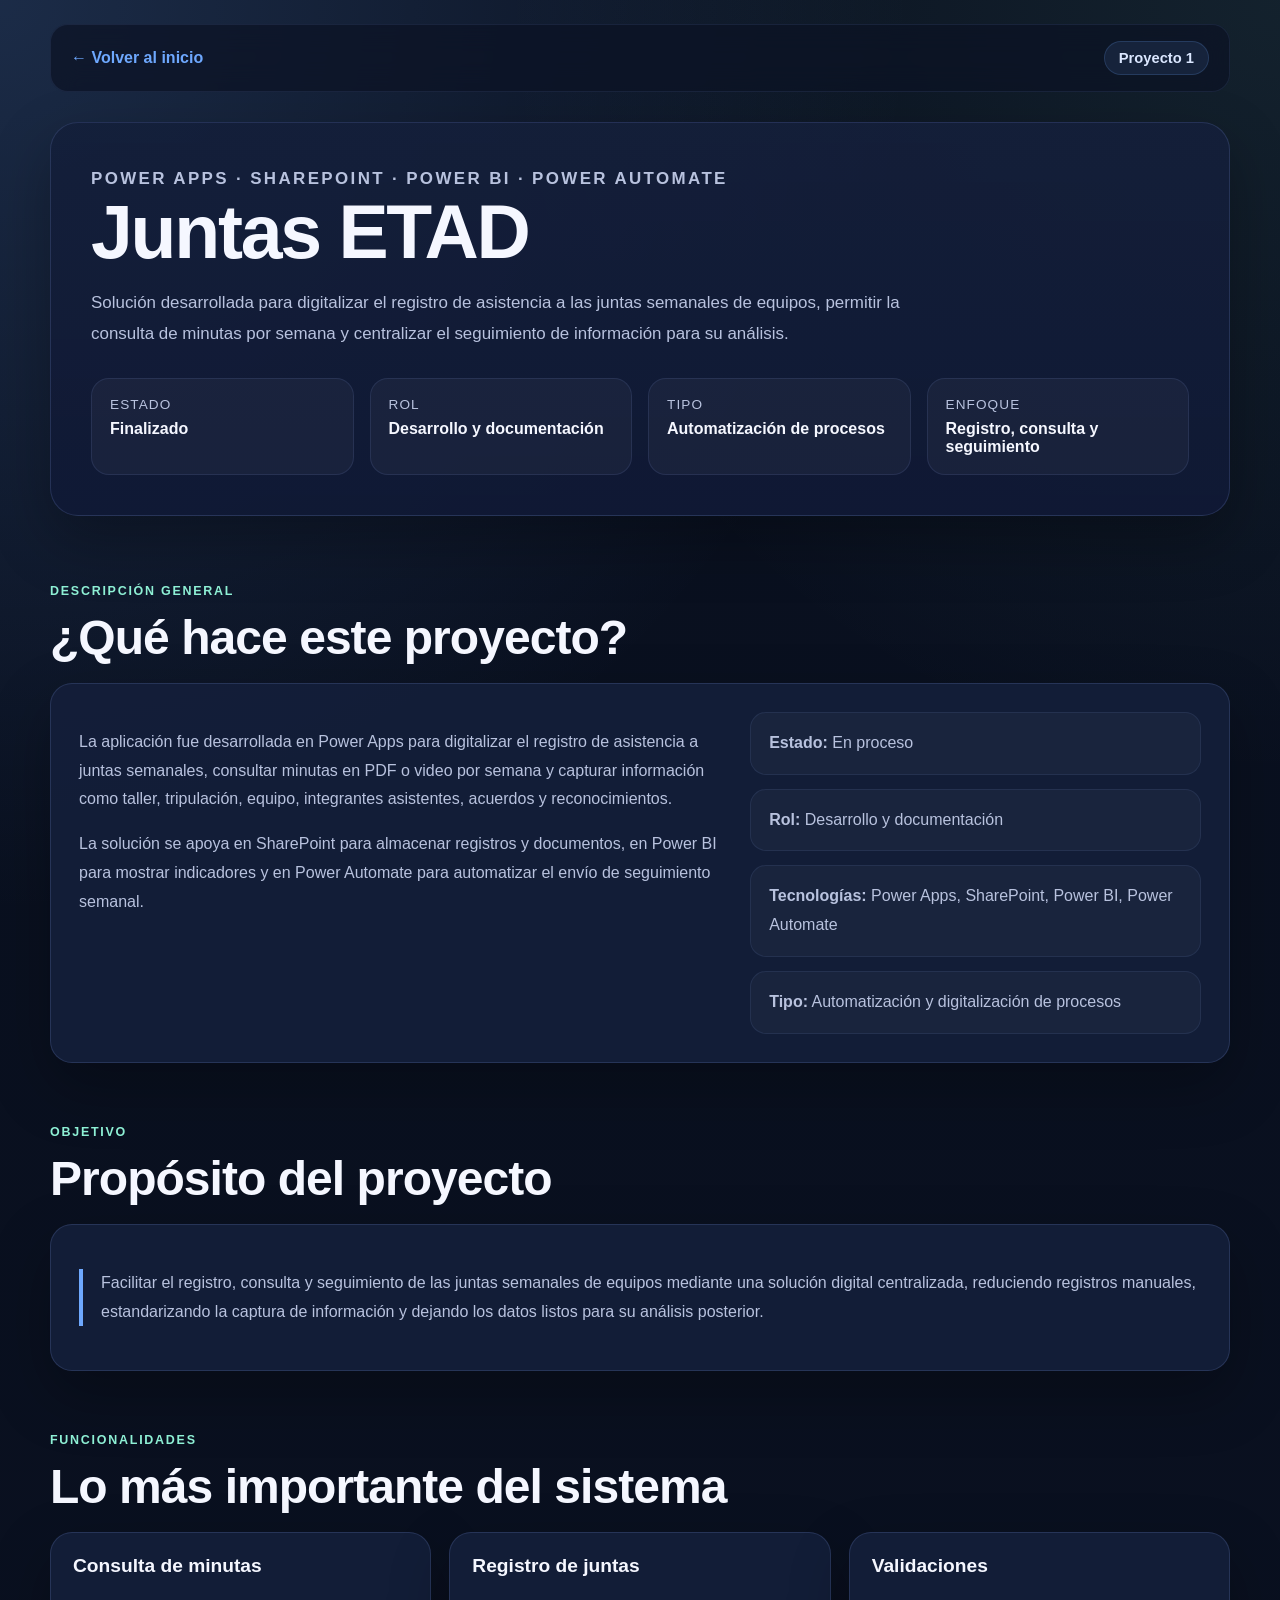
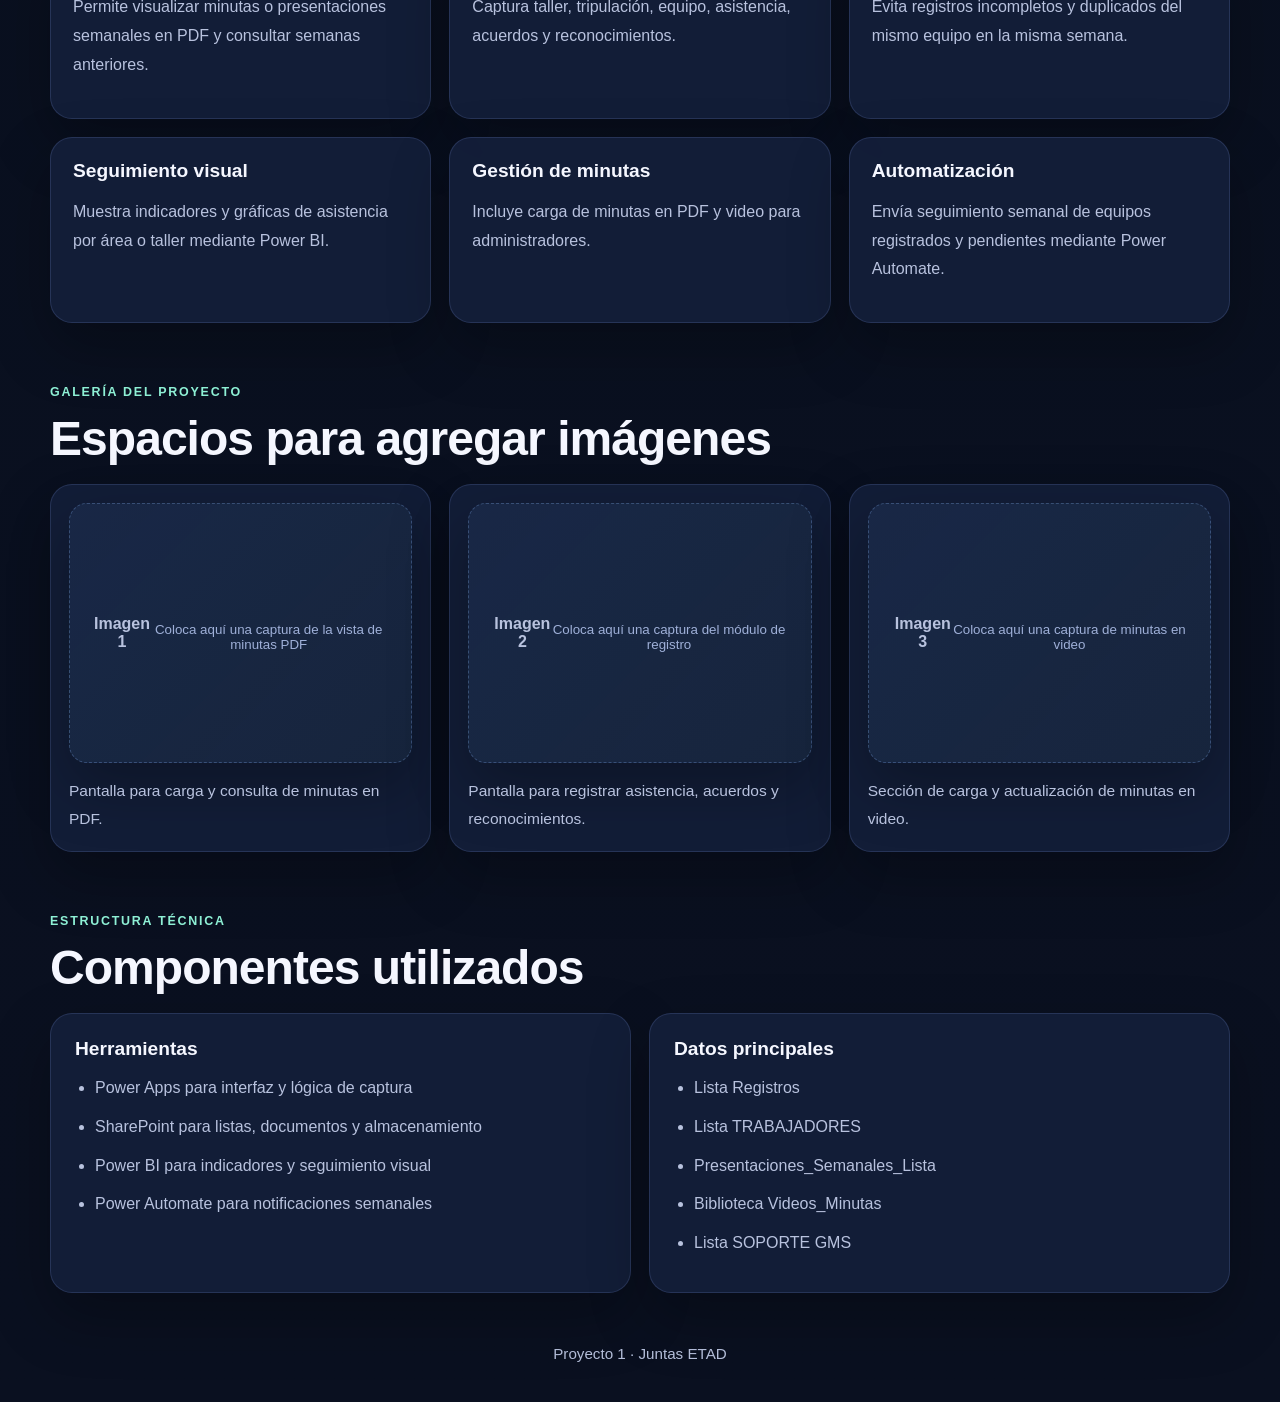
<file: proyectos/proyecto1_juntas_etad.html>
<!DOCTYPE html>
<html lang="es">
<head>
  <meta charset="UTF-8" />
  <meta name="viewport" content="width=device-width, initial-scale=1.0" />
  <title>Proyecto 1 | Juntas ETAD</title>
  <style>
    :root {
      --bg: #0a1020;
      --bg-soft: #101935;
      --panel: rgba(20, 31, 58, 0.92);
      --panel-light: rgba(28, 42, 76, 0.9);
      --line: rgba(119, 145, 214, 0.20);
      --line-strong: rgba(119, 145, 214, 0.38);
      --text: #f5f7ff;
      --muted: #b8c2de;
      --primary: #6ea8fe;
      --primary-strong: #8cbaff;
      --accent: #8ef0d5;
      --success: #52d59a;
      --success-bg: rgba(82, 213, 154, 0.14);
      --shadow: 0 24px 60px rgba(0, 0, 0, 0.28);
      --radius-xl: 28px;
      --radius-lg: 22px;
      --radius-md: 18px;
      --radius-sm: 14px;
      --max: 1180px;
    }

    * {
      box-sizing: border-box;
    }

    html {
      scroll-behavior: smooth;
    }

    body {
      margin: 0;
      font-family: "Inter", "Segoe UI", Arial, Helvetica, sans-serif;
      background:
        radial-gradient(circle at top left, rgba(110, 168, 254, 0.18), transparent 28%),
        radial-gradient(circle at top right, rgba(142, 240, 213, 0.08), transparent 24%),
        linear-gradient(180deg, #09101f 0%, #0a1020 100%);
      color: var(--text);
    }

    a {
      text-decoration: none;
      color: inherit;
    }

    img {
      max-width: 100%;
      display: block;
    }

    .container {
      width: min(var(--max), calc(100% - 40px));
      margin: 0 auto;
    }

    .subpage-hero {
      padding: 24px 0 40px;
    }

    .subpage-topbar {
      display: flex;
      align-items: center;
      justify-content: space-between;
      gap: 16px;
      padding: 16px 20px;
      background: rgba(12, 19, 36, 0.72);
      border: 1px solid rgba(119, 145, 214, 0.12);
      border-radius: 18px;
      backdrop-filter: blur(14px);
      position: sticky;
      top: 14px;
      z-index: 30;
    }

    .back-link {
      color: var(--primary);
      font-weight: 700;
    }

    .mini-label {
      display: inline-flex;
      align-items: center;
      padding: 8px 14px;
      border-radius: 999px;
      background: rgba(110, 168, 254, 0.10);
      border: 1px solid rgba(110, 168, 254, 0.18);
      color: #dbe7ff;
      font-size: 0.92rem;
      font-weight: 600;
    }

    .subpage-copy {
      margin-top: 30px;
      padding: 40px;
      background: linear-gradient(180deg, rgba(20, 31, 58, 0.92), rgba(16, 25, 53, 0.96));
      border: 1px solid var(--line);
      border-radius: var(--radius-xl);
      box-shadow: var(--shadow);
    }

    .eyebrow {
      margin: 0 0 12px;
      color: var(--accent);
      text-transform: uppercase;
      letter-spacing: 0.14em;
      font-size: 0.78rem;
      font-weight: 700;
    }

    .subpage-copy h1 {
      margin: 0 0 16px;
      font-size: clamp(2.7rem, 6vw, 4.7rem);
      line-height: 1.02;
      letter-spacing: -0.03em;
    }

    .subpage-copy p {
      margin: 0;
      max-width: 860px;
      color: var(--muted);
      font-size: 1.06rem;
      line-height: 1.85;
    }

    .hero-meta {
      display: grid;
      grid-template-columns: repeat(4, minmax(0, 1fr));
      gap: 16px;
      margin-top: 28px;
    }

    .hero-meta-card {
      padding: 18px;
      border-radius: 18px;
      background: rgba(255, 255, 255, 0.04);
      border: 1px solid rgba(119, 145, 214, 0.14);
    }

    .hero-meta-card span {
      display: block;
      color: var(--muted);
      font-size: 0.85rem;
      margin-bottom: 8px;
      text-transform: uppercase;
      letter-spacing: 0.08em;
    }

    .hero-meta-card strong {
      font-size: 1rem;
      color: var(--text);
    }

    .section {
      padding: 28px 0 34px;
    }

    .section-heading {
      margin-bottom: 18px;
    }

    .section-heading h2 {
      margin: 0;
      font-size: clamp(1.8rem, 4vw, 3rem);
      letter-spacing: -0.02em;
    }

    .content-panel,
    .feature-card,
    .project-figure,
    .tech-card,
    .image-placeholder {
      background: var(--panel);
      border: 1px solid var(--line);
      box-shadow: var(--shadow);
    }

    .content-panel {
      padding: 28px;
      border-radius: var(--radius-lg);
    }

    .content-panel p,
    .feature-card p,
    .project-figure figcaption,
    .styled-list li,
    .info-list div {
      color: var(--muted);
      line-height: 1.8;
    }

    .two-col {
      display: grid;
      grid-template-columns: 1.3fr 0.9fr;
      gap: 20px;
      align-items: start;
    }

    .info-list {
      display: grid;
      gap: 14px;
      padding: 0;
    }

    .info-list div {
      padding: 16px 18px;
      border-radius: 16px;
      background: rgba(255, 255, 255, 0.03);
      border: 1px solid rgba(119, 145, 214, 0.12);
    }

    .objective-highlight {
      border-left: 4px solid var(--primary);
      padding-left: 18px;
    }

    .feature-grid {
      display: grid;
      grid-template-columns: repeat(3, minmax(0, 1fr));
      gap: 18px;
    }

    .feature-card {
      padding: 22px;
      border-radius: 22px;
      transition: transform 0.25s ease, border-color 0.25s ease;
    }

    .feature-card:hover,
    .project-figure:hover,
    .tech-card:hover {
      transform: translateY(-5px);
      border-color: var(--line-strong);
    }

    .feature-card h3 {
      margin: 0 0 12px;
      font-size: 1.2rem;
    }

    .gallery-grid.project-gallery {
      display: grid;
      grid-template-columns: repeat(3, minmax(0, 1fr));
      gap: 18px;
    }

    .project-figure {
      margin: 0;
      padding: 18px;
      border-radius: 22px;
    }

    .image-placeholder {
      width: 100%;
      min-height: 260px;
      border-radius: 18px;
      display: flex;
      align-items: center;
      justify-content: center;
      text-align: center;
      padding: 24px;
      border: 1.5px dashed rgba(140, 186, 255, 0.28);
      background:
        linear-gradient(135deg, rgba(110, 168, 254, 0.08), rgba(142, 240, 213, 0.04));
      color: var(--muted);
      font-weight: 600;
    }

    .image-placeholder small {
      display: block;
      margin-top: 8px;
      font-weight: 400;
      color: #9fb0d8;
    }

    .project-figure figcaption {
      margin-top: 14px;
      font-size: 0.97rem;
    }

    .tech-grid {
      display: grid;
      grid-template-columns: 1fr 1fr;
      gap: 18px;
    }

    .tech-card {
      padding: 24px;
      border-radius: 22px;
    }

    .tech-card h3 {
      margin: 0 0 14px;
      font-size: 1.2rem;
    }

    .styled-list {
      margin: 0;
      padding-left: 20px;
    }

    .styled-list li {
      margin-bottom: 10px;
    }

    .footer {
      padding: 18px 0 40px;
    }

    .footer p {
      text-align: center;
      color: var(--muted);
      margin: 0;
      font-size: 0.95rem;
    }

    .reveal {
      opacity: 0;
      transform: translateY(24px);
      transition: opacity 0.7s ease, transform 0.7s ease;
    }

    .reveal.visible {
      opacity: 1;
      transform: translateY(0);
    }

    @media (max-width: 1100px) {
      .hero-meta,
      .feature-grid,
      .gallery-grid.project-gallery,
      .tech-grid {
        grid-template-columns: 1fr 1fr;
      }

      .two-col {
        grid-template-columns: 1fr;
      }
    }

    @media (max-width: 760px) {
      .container {
        width: min(var(--max), calc(100% - 24px));
      }

      .subpage-topbar {
        flex-direction: column;
        align-items: flex-start;
      }

      .subpage-copy {
        padding: 24px;
      }

      .hero-meta,
      .feature-grid,
      .gallery-grid.project-gallery,
      .tech-grid {
        grid-template-columns: 1fr;
      }

      .content-panel,
      .feature-card,
      .project-figure,
      .tech-card {
        padding: 20px;
      }

      .subpage-copy h1 {
        font-size: 2.4rem;
      }

      .image-placeholder {
        min-height: 220px;
      }
    }
  </style>
</head>
<body>
  <header class="subpage-hero">
    <div class="container subpage-topbar">
      <a href="../index.html" class="back-link">← Volver al inicio</a>
      <span class="mini-label">Proyecto 1</span>
    </div>

    <div class="container subpage-copy reveal">
      <p class="eyebrow">Power Apps · SharePoint · Power BI · Power Automate</p>
      <h1>Juntas ETAD</h1>
      <p>
        Solución desarrollada para digitalizar el registro de asistencia a las juntas semanales de equipos,
        permitir la consulta de minutas por semana y centralizar el seguimiento de información para su análisis.
      </p>

      <div class="hero-meta">
        <div class="hero-meta-card">
          <span>Estado</span>
          <strong>Finalizado</strong>
        </div>
        <div class="hero-meta-card">
          <span>Rol</span>
          <strong>Desarrollo y documentación</strong>
        </div>
        <div class="hero-meta-card">
          <span>Tipo</span>
          <strong>Automatización de procesos</strong>
        </div>
        <div class="hero-meta-card">
          <span>Enfoque</span>
          <strong>Registro, consulta y seguimiento</strong>
        </div>
      </div>
    </div>
  </header>

  <main>
    <section class="section container reveal">
      <div class="section-heading">
        <p class="eyebrow">Descripción general</p>
        <h2>¿Qué hace este proyecto?</h2>
      </div>

      <div class="content-panel two-col">
        <div>
          <p>
            La aplicación fue desarrollada en Power Apps para digitalizar el registro de asistencia a juntas semanales,
            consultar minutas en PDF o video por semana y capturar información como taller, tripulación, equipo,
            integrantes asistentes, acuerdos y reconocimientos.
          </p>
          <p>
            La solución se apoya en SharePoint para almacenar registros y documentos, en Power BI para mostrar
            indicadores y en Power Automate para automatizar el envío de seguimiento semanal.
          </p>
        </div>

        <div class="info-list">
          <div><strong>Estado:</strong> En proceso</div>
          <div><strong>Rol:</strong> Desarrollo y documentación</div>
          <div><strong>Tecnologías:</strong> Power Apps, SharePoint, Power BI, Power Automate</div>
          <div><strong>Tipo:</strong> Automatización y digitalización de procesos</div>
        </div>
      </div>
    </section>

    <section class="section container reveal">
      <div class="section-heading">
        <p class="eyebrow">Objetivo</p>
        <h2>Propósito del proyecto</h2>
      </div>

      <div class="content-panel">
        <p class="objective-highlight">
          Facilitar el registro, consulta y seguimiento de las juntas semanales de equipos mediante una solución
          digital centralizada, reduciendo registros manuales, estandarizando la captura de información y dejando
          los datos listos para su análisis posterior.
        </p>
      </div>
    </section>

    <section class="section container reveal">
      <div class="section-heading">
        <p class="eyebrow">Funcionalidades</p>
        <h2>Lo más importante del sistema</h2>
      </div>

      <div class="feature-grid">
        <article class="feature-card">
          <h3>Consulta de minutas</h3>
          <p>Permite visualizar minutas o presentaciones semanales en PDF y consultar semanas anteriores.</p>
        </article>

        <article class="feature-card">
          <h3>Registro de juntas</h3>
          <p>Captura taller, tripulación, equipo, asistencia, acuerdos y reconocimientos.</p>
        </article>

        <article class="feature-card">
          <h3>Validaciones</h3>
          <p>Evita registros incompletos y duplicados del mismo equipo en la misma semana.</p>
        </article>

        <article class="feature-card">
          <h3>Seguimiento visual</h3>
          <p>Muestra indicadores y gráficas de asistencia por área o taller mediante Power BI.</p>
        </article>

        <article class="feature-card">
          <h3>Gestión de minutas</h3>
          <p>Incluye carga de minutas en PDF y video para administradores.</p>
        </article>

        <article class="feature-card">
          <h3>Automatización</h3>
          <p>Envía seguimiento semanal de equipos registrados y pendientes mediante Power Automate.</p>
        </article>
      </div>
    </section>

    <section class="section container reveal">
      <div class="section-heading">
        <p class="eyebrow">Galería del proyecto</p>
        <h2>Espacios para agregar imágenes</h2>
      </div>

      <div class="gallery-grid project-gallery">
        <figure class="project-figure">
          <div class="image-placeholder">
            Imagen 1
            <small>Coloca aquí una captura de la vista de minutas PDF</small>
          </div>
          <figcaption>Pantalla para carga y consulta de minutas en PDF.</figcaption>
        </figure>

        <figure class="project-figure">
          <div class="image-placeholder">
            Imagen 2
            <small>Coloca aquí una captura del módulo de registro</small>
          </div>
          <figcaption>Pantalla para registrar asistencia, acuerdos y reconocimientos.</figcaption>
        </figure>

        <figure class="project-figure">
          <div class="image-placeholder">
            Imagen 3
            <small>Coloca aquí una captura de minutas en video</small>
          </div>
          <figcaption>Sección de carga y actualización de minutas en video.</figcaption>
        </figure>
      </div>
    </section>

    <section class="section container reveal">
      <div class="section-heading">
        <p class="eyebrow">Estructura técnica</p>
        <h2>Componentes utilizados</h2>
      </div>

      <div class="tech-grid">
        <article class="tech-card">
          <h3>Herramientas</h3>
          <ul class="styled-list">
            <li>Power Apps para interfaz y lógica de captura</li>
            <li>SharePoint para listas, documentos y almacenamiento</li>
            <li>Power BI para indicadores y seguimiento visual</li>
            <li>Power Automate para notificaciones semanales</li>
          </ul>
        </article>

        <article class="tech-card">
          <h3>Datos principales</h3>
          <ul class="styled-list">
            <li>Lista Registros</li>
            <li>Lista TRABAJADORES</li>
            <li>Presentaciones_Semanales_Lista</li>
            <li>Biblioteca Videos_Minutas</li>
            <li>Lista SOPORTE GMS</li>
          </ul>
        </article>
      </div>
    </section>
  </main>

  <footer class="footer container">
    <p>Proyecto 1 · Juntas ETAD</p>
  </footer>

  <script>
    const revealItems = document.querySelectorAll(".reveal");

    const observer = new IntersectionObserver(
      (entries) => {
        entries.forEach((entry) => {
          if (entry.isIntersecting) {
            entry.target.classList.add("visible");
          }
        });
      },
      { threshold: 0.12 }
    );

    revealItems.forEach((item) => observer.observe(item));
  </script>
</body>
</html>
</file>
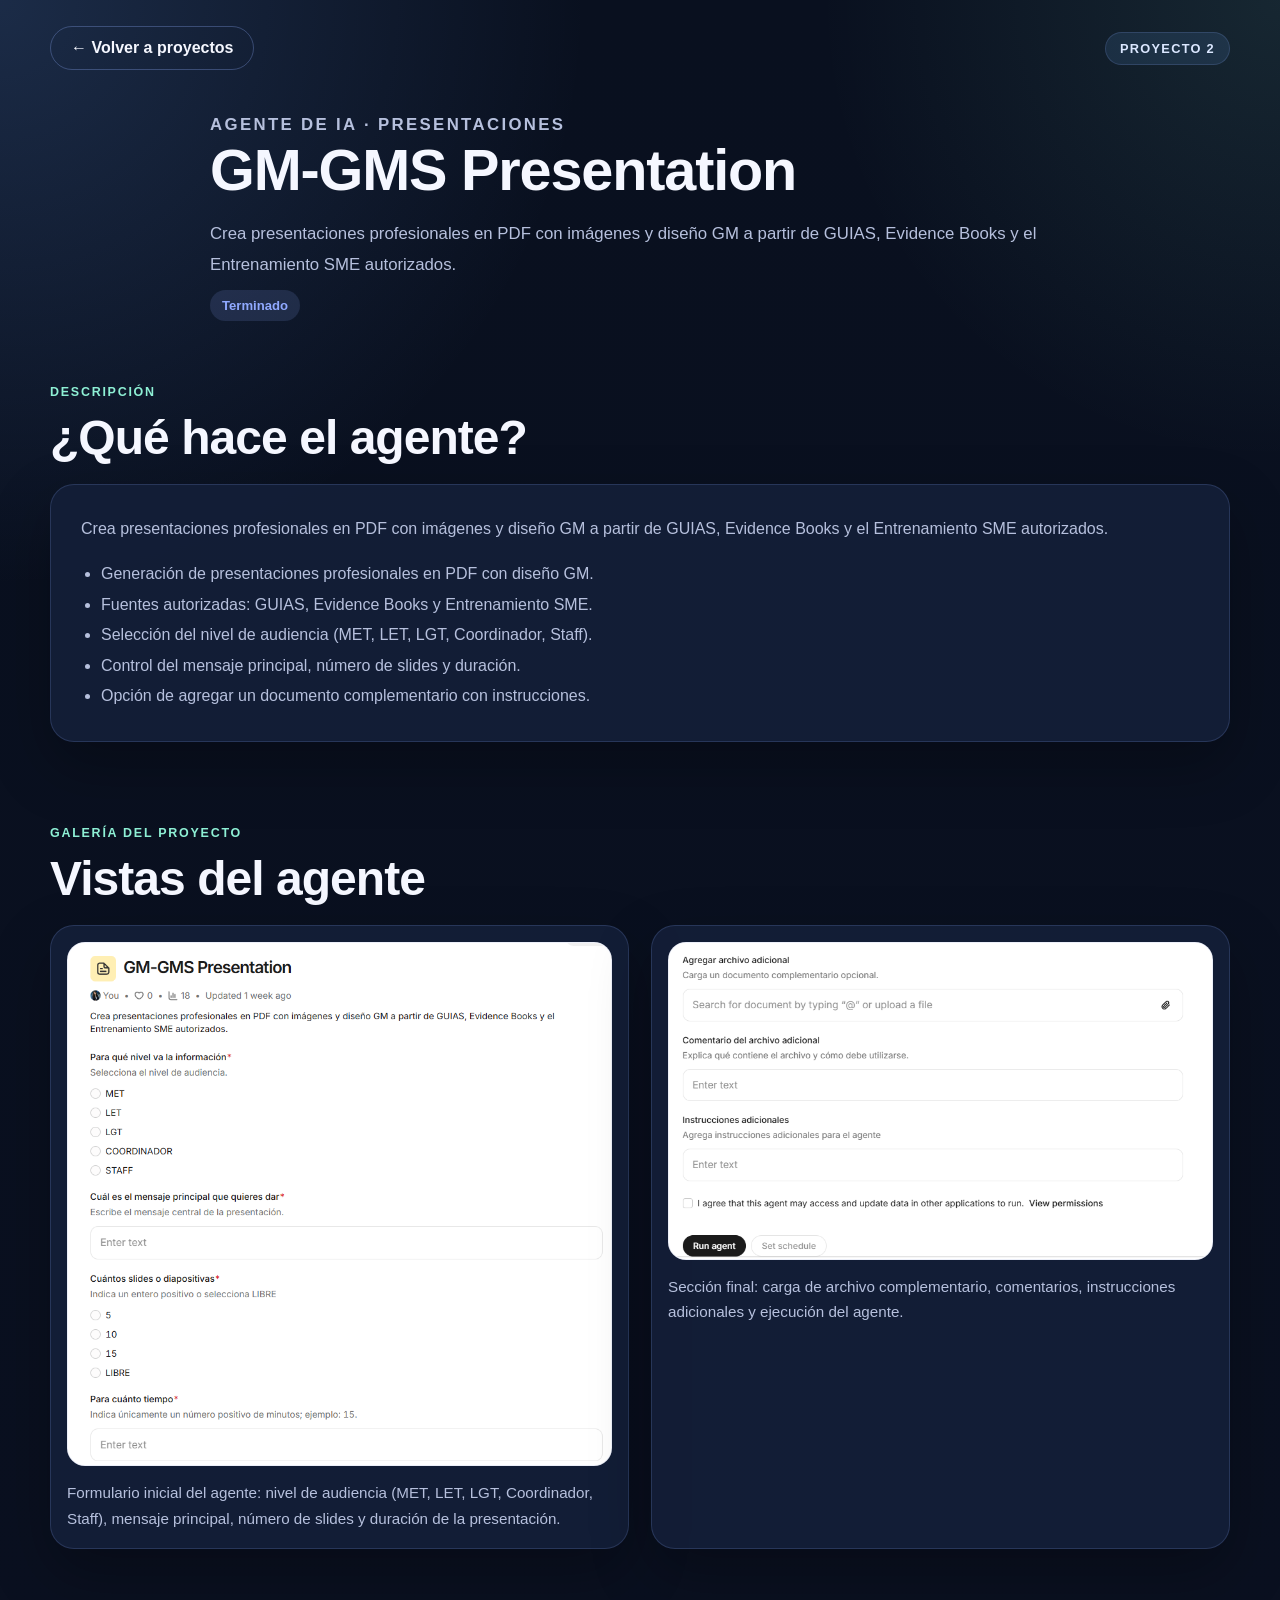
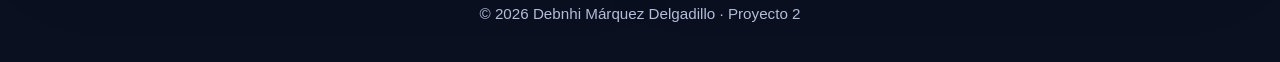
<file: proyectos/proyecto2.html>
<!DOCTYPE html>
<html lang="es">
<head>
  <meta charset="UTF-8" />
  <meta name="viewport" content="width=device-width, initial-scale=1.0" />
  <title>Proyecto 2 · GM-GMS Presentation</title>
  <link rel="stylesheet" href="../assets/styles.css" />
</head>
<body>
  <header class="subpage-hero">
    <div class="container subpage-topbar">
      <a href="../proyectos.html" class="btn btn-secondary btn-back">← Volver a proyectos</a>
      <span class="mini-label">Proyecto 2</span>
    </div>

    <div class="container subpage-copy reveal">
      <p class="eyebrow">Agente de IA · Presentaciones</p>
      <h1>GM-GMS Presentation</h1>
      <p>Crea presentaciones profesionales en PDF con imágenes y diseño GM a partir de GUIAS, Evidence Books y el Entrenamiento SME autorizados.</p>
      <div class="subpage-actions">
        <span class="status done">Terminado</span>
      </div>
    </div>
  </header>

  <main>
    <section class="section container reveal">
      <div class="section-heading">
        <p class="eyebrow">Descripción</p>
        <h2>¿Qué hace el agente?</h2>
      </div>
      <div class="content-panel">
        <p>Crea presentaciones profesionales en PDF con imágenes y diseño GM a partir de GUIAS, Evidence Books y el Entrenamiento SME autorizados.</p>
        <ul>
          <li>Generación de presentaciones profesionales en PDF con diseño GM.</li>
          <li>Fuentes autorizadas: GUIAS, Evidence Books y Entrenamiento SME.</li>
          <li>Selección del nivel de audiencia (MET, LET, LGT, Coordinador, Staff).</li>
          <li>Control del mensaje principal, número de slides y duración.</li>
          <li>Opción de agregar un documento complementario con instrucciones.</li>
        </ul>
      </div>
    </section>

    <section class="section container reveal">
      <div class="section-heading">
        <p class="eyebrow">Galería del proyecto</p>
        <h2>Vistas del agente</h2>
      </div>

      <div class="project-gallery">
        <figure class="project-figure">
          <img src="../imagenes/proyecto2_vista1.png" alt="Formulario del agente GM-GMS Presentation con nivel de audiencia, mensaje principal, slides y duración" />
          <figcaption>Formulario inicial del agente: nivel de audiencia (MET, LET, LGT, Coordinador, Staff), mensaje principal, número de slides y duración de la presentación.</figcaption>
        </figure>

        <figure class="project-figure">
          <img src="../imagenes/proyecto2_vista2.png" alt="Sección de archivo adicional, instrucciones y ejecución del agente GM-GMS Presentation" />
          <figcaption>Sección final: carga de archivo complementario, comentarios, instrucciones adicionales y ejecución del agente.</figcaption>
        </figure>
      </div>
    </section>

  </main>

  <footer class="footer container">
    <p>© 2026 Debnhi Márquez Delgadillo · Proyecto 2</p>
  </footer>

  <script src="../assets/script.js"></script>
</body>
</html>
</file>
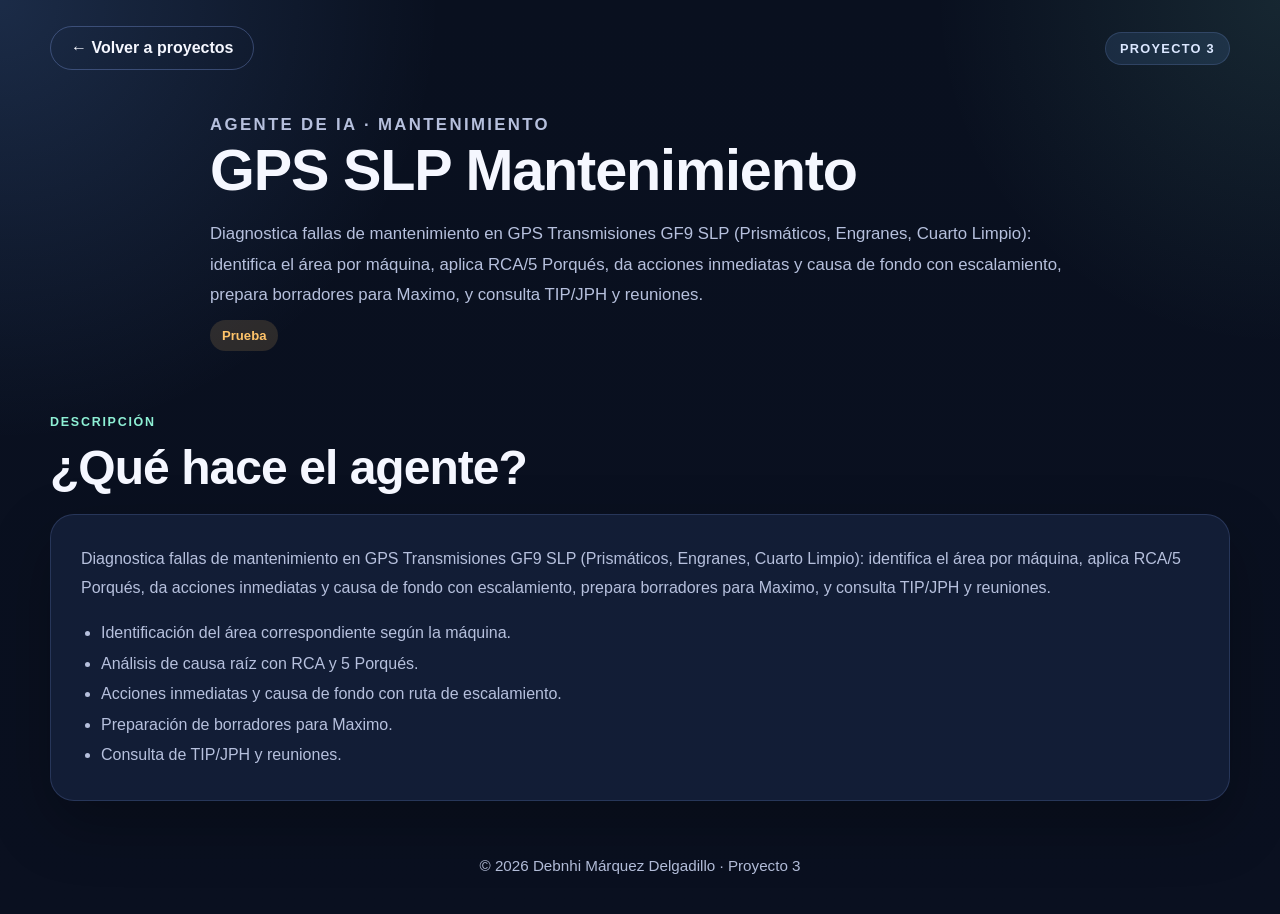
<file: proyectos/proyecto3.html>
<!DOCTYPE html>
<html lang="es">
<head>
  <meta charset="UTF-8" />
  <meta name="viewport" content="width=device-width, initial-scale=1.0" />
  <title>Proyecto 3 · GPS SLP Mantenimiento</title>
  <link rel="stylesheet" href="../assets/styles.css" />
</head>
<body>
  <header class="subpage-hero">
    <div class="container subpage-topbar">
      <a href="../proyectos.html" class="btn btn-secondary btn-back">← Volver a proyectos</a>
      <span class="mini-label">Proyecto 3</span>
    </div>

    <div class="container subpage-copy reveal">
      <p class="eyebrow">Agente de IA · Mantenimiento</p>
      <h1>GPS SLP Mantenimiento</h1>
      <p>Diagnostica fallas de mantenimiento en GPS Transmisiones GF9 SLP (Prismáticos, Engranes, Cuarto Limpio): identifica el área por máquina, aplica RCA/5 Porqués, da acciones inmediatas y causa de fondo con escalamiento, prepara borradores para Maximo, y consulta TIP/JPH y reuniones.</p>
      <div class="subpage-actions">
        <span class="status test">Prueba</span>
      </div>
    </div>
  </header>

  <main>
    <section class="section container reveal">
      <div class="section-heading">
        <p class="eyebrow">Descripción</p>
        <h2>¿Qué hace el agente?</h2>
      </div>
      <div class="content-panel">
        <p>Diagnostica fallas de mantenimiento en GPS Transmisiones GF9 SLP (Prismáticos, Engranes, Cuarto Limpio): identifica el área por máquina, aplica RCA/5 Porqués, da acciones inmediatas y causa de fondo con escalamiento, prepara borradores para Maximo, y consulta TIP/JPH y reuniones.</p>
        <ul>
          <li>Identificación del área correspondiente según la máquina.</li>
          <li>Análisis de causa raíz con RCA y 5 Porqués.</li>
          <li>Acciones inmediatas y causa de fondo con ruta de escalamiento.</li>
          <li>Preparación de borradores para Maximo.</li>
          <li>Consulta de TIP/JPH y reuniones.</li>
        </ul>
      </div>
    </section>

  </main>

  <footer class="footer container">
    <p>© 2026 Debnhi Márquez Delgadillo · Proyecto 3</p>
  </footer>

  <script src="../assets/script.js"></script>
</body>
</html>
</file>
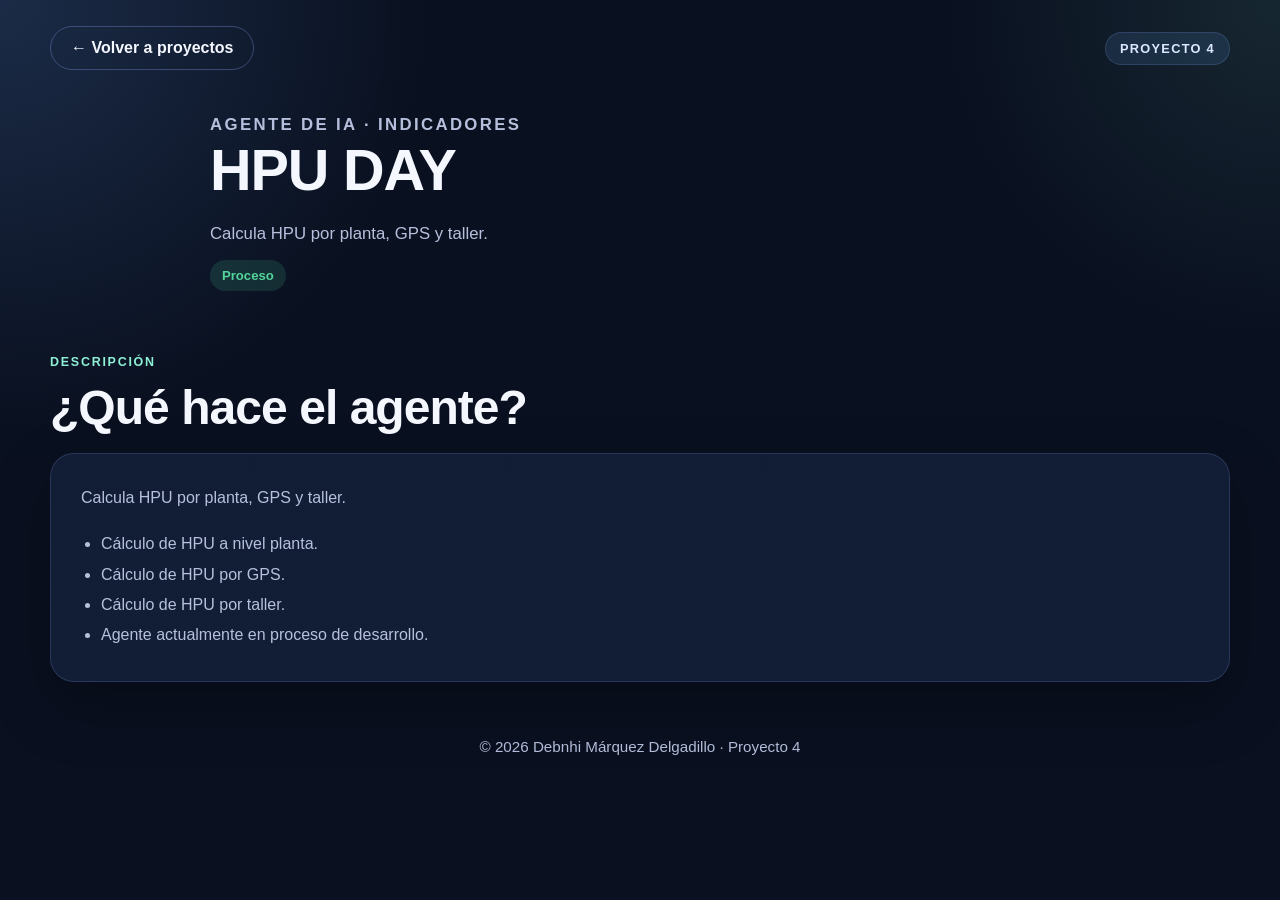
<file: proyectos/proyecto4_hpu_day.html>
<!DOCTYPE html>
<html lang="es">
<head>
  <meta charset="UTF-8" />
  <meta name="viewport" content="width=device-width, initial-scale=1.0" />
  <title>Proyecto 4 · HPU DAY</title>
  <link rel="stylesheet" href="../assets/styles.css" />
</head>
<body>
  <header class="subpage-hero">
    <div class="container subpage-topbar">
      <a href="../proyectos.html" class="btn btn-secondary btn-back">← Volver a proyectos</a>
      <span class="mini-label">Proyecto 4</span>
    </div>

    <div class="container subpage-copy reveal">
      <p class="eyebrow">Agente de IA · Indicadores</p>
      <h1>HPU DAY</h1>
      <p>Calcula HPU por planta, GPS y taller.</p>
      <div class="subpage-actions">
        <span class="status active">Proceso</span>
      </div>
    </div>
  </header>

  <main>
    <section class="section container reveal">
      <div class="section-heading">
        <p class="eyebrow">Descripción</p>
        <h2>¿Qué hace el agente?</h2>
      </div>
      <div class="content-panel">
        <p>Calcula HPU por planta, GPS y taller.</p>
        <ul>
          <li>Cálculo de HPU a nivel planta.</li>
          <li>Cálculo de HPU por GPS.</li>
          <li>Cálculo de HPU por taller.</li>
          <li>Agente actualmente en proceso de desarrollo.</li>
        </ul>
      </div>
    </section>
  </main>

  <footer class="footer container">
    <p>© 2026 Debnhi Márquez Delgadillo · Proyecto 4</p>
  </footer>

  <script src="../assets/script.js"></script>
</body>
</html>
</file>
<file: assets/styles.css>
:root {
  --bg: #0a1020;
  --bg-soft: #0f1830;
  --panel: rgba(20, 31, 58, 0.88);
  --line: rgba(119, 145, 214, 0.22);
  --line-strong: rgba(119, 145, 214, 0.38);
  --text: #f5f7ff;
  --muted: #b6c0dd;
  --primary: #6ea8fe;
  --accent: #8ef0d5;
  --success: #52d59a;
  --success-bg: rgba(82, 213, 154, 0.14);
  --done: #90a9ff;
  --done-bg: rgba(144, 169, 255, 0.14);
  --shadow: 0 24px 60px rgba(0, 0, 0, 0.28);
  --radius-lg: 24px;
  --radius-md: 18px;
  --max: 1180px;
}

* {
  box-sizing: border-box;
}

html {
  scroll-behavior: smooth;
}

body {
  margin: 0;
  font-family: "Inter", "Segoe UI", Arial, Helvetica, sans-serif;
  color: var(--text);

  background:
    radial-gradient(
      circle at top left,
      rgba(110, 168, 254, 0.18),
      transparent 28%
    ),
    radial-gradient(
      circle at top right,
      rgba(142, 240, 213, 0.10),
      transparent 22%
    ),
    linear-gradient(
      180deg,
      #09101f 0%,
      #0a1020 100%
    );

  min-height: 100vh;
}

img {
  max-width: 100%;
  display: block;
}

a {
  text-decoration: none;
  color: inherit;
}

button {
  font-family: inherit;
}

.container {
  width: min(var(--max), calc(100% - 40px));
  margin: 0 auto;
}


/* ===============================
   HERO
================================ */

.hero,
.sub-hero {
  padding: 18px 0 40px;
}

.nav {
  position: sticky;
  top: 14px;
  z-index: 50;

  display: flex;
  align-items: center;
  justify-content: space-between;
  flex-wrap: wrap;

  gap: 14px;

  padding: 16px 20px;

  background: rgba(12, 19, 36, 0.72);

  border: 1px solid rgba(119, 145, 214, 0.12);

  backdrop-filter: blur(14px);

  border-radius: 18px;

  transition: all 0.25s ease;
}

.nav.scrolled {
  background: rgba(12, 19, 36, 0.92);
  border-color: rgba(119, 145, 214, 0.24);
  box-shadow: 0 16px 40px rgba(0, 0, 0, 0.25);
}

.brand {
  font-size: 1rem;
  font-weight: 700;
  letter-spacing: 0.04em;
  color: #ffffff;
}

.nav-links {
  display: flex;
  align-items: center;
  justify-content: flex-end;
  gap: 6px;
  flex-wrap: wrap;
  min-width: 0;
}

.nav-links a {
  color: var(--muted);
  padding: 10px 12px;
  white-space: nowrap;
  border-radius: 999px;
  transition: 0.2s ease;
  font-size: 0.95rem;
}

.nav-links a:hover,
.nav-links a.active {
  color: #ffffff;
  background: rgba(110, 168, 254, 0.12);
}

.hero-content {
  padding-top: 48px;
}

.hero-profile {
  display: grid;
  grid-template-columns: 1.3fr 0.9fr;
  gap: 30px;
  align-items: center;
}

.page-intro {
  padding-top: 50px;
  max-width: 760px;
}

.hero-copy-block,
.profile-card,
.about-card,
.stat-card,
.project-tab-card,
.skill-card,
.cv-card,
.timeline-card {
  background: var(--panel);
  border: 1px solid var(--line);
  box-shadow: var(--shadow);
}

.hero-copy-block {
  padding: 40px;
  border-radius: var(--radius-lg);
}

.eyebrow {
  margin: 0 0 14px;
  color: var(--accent);
  text-transform: uppercase;
  letter-spacing: 0.14em;
  font-size: 0.78rem;
  font-weight: 700;
}

h1,
h2,
h3 {
  margin: 0;
  line-height: 1.06;
  letter-spacing: -0.02em;
}

.hero h1,
.sub-hero h1 {
  font-size: clamp(2.6rem, 6vw, 4.8rem);
  margin-bottom: 18px;
}

.hero-text {
  margin: 0;
  color: var(--muted);
  font-size: 1.05rem;
  line-height: 1.8;
  max-width: 700px;
}

.hero-actions {
  display: flex;
  gap: 14px;
  flex-wrap: wrap;
  margin-top: 28px;
}

.btn {
  display: inline-flex;
  align-items: center;
  justify-content: center;

  min-height: 48px;

  padding: 0 20px;

  border-radius: 999px;

  font-weight: 700;

  transition: 0.22s ease;

  border: 1px solid transparent;
}

.btn:hover {
  transform: translateY(-2px);
}

.btn-primary {
  background: linear-gradient(
    135deg,
    var(--primary),
    var(--accent)
  );

  color: #09101f;
}

.btn-secondary {
  background: transparent;
  border-color: var(--line-strong);
  color: var(--text);
}

.hero-mini-stats {
  display: flex;
  gap: 14px;
  flex-wrap: wrap;
  margin-top: 34px;
}

.mini-stat {
  min-width: 120px;

  padding: 16px 18px;

  border-radius: 18px;

  background: rgba(255, 255, 255, 0.04);

  border: 1px solid rgba(119, 145, 214, 0.14);
}

.mini-stat span {
  display: block;
  font-size: 1.8rem;
  font-weight: 800;
  margin-bottom: 4px;
}

.mini-stat small {
  color: var(--muted);
  font-size: 0.92rem;
}


/* ===============================
   PROFILE
================================ */

.profile-card {
  padding: 24px;
  border-radius: var(--radius-lg);
}

.profile-image-wrap {
  margin-bottom: 20px;
}

.profile-photo {
  width: 100%;
  aspect-ratio: 1 / 1;
  object-fit: cover;
  border-radius: 22px;
  border: 1px solid var(--line);
}

.profile-meta h2 {
  font-size: 1.5rem;
  margin-bottom: 8px;
}

.profile-meta p {
  margin: 0 0 16px;
  color: var(--muted);
}

.profile-badges,
.tags {
  display: flex;
  flex-wrap: wrap;
  gap: 10px;
}

.profile-badges span,
.tags span {
  display: inline-flex;
  align-items: center;

  padding: 10px 14px;

  border-radius: 999px;

  border: 1px solid rgba(110, 168, 254, 0.18);

  background: rgba(110, 168, 254, 0.10);

  color: #dbe7ff;

  font-size: 0.92rem;
}


/* ===============================
   SECTIONS
================================ */

.section {
  padding: 42px 0;
}

.section-heading {
  margin-bottom: 20px;
}

.section-heading h2 {
  font-size: clamp(1.9rem, 4vw, 3rem);
}

.about-card {
  padding: 30px;
  border-radius: var(--radius-lg);
}

.about-card p,
.cv-card p,
.timeline-card p,
.project-tab-card p,
.skill-card p {
  margin: 0;
  color: var(--muted);
  line-height: 1.8;
}


/* ===============================
   STATS
================================ */

.stats-grid {
  display: grid;
  grid-template-columns: repeat(3, minmax(0, 1fr));
  gap: 20px;
}

.stat-card {
  padding: 28px;
  border-radius: var(--radius-lg);
}

.stat-label {
  display: inline-block;
  font-size: 0.82rem;
  text-transform: uppercase;
  letter-spacing: 0.12em;
  color: var(--muted);
  margin-bottom: 16px;
}

.stat-value {
  display: block;
  font-size: clamp(2.4rem, 5vw, 3.6rem);
  font-weight: 800;
  margin-bottom: 8px;
}


/* ===============================
   SKILLS
================================ */

.skill-filter-btn {
  padding: 10px 16px;

  border-radius: 999px;

  border: 1px solid var(--line);

  background: rgba(255, 255, 255, 0.04);

  color: var(--muted);

  cursor: pointer;

  transition: 0.2s ease;
}

.skill-filter-btn:hover,
.skill-filter-btn.active {
  background: rgba(110, 168, 254, 0.14);
  color: #ffffff;
  border-color: var(--line-strong);
}

.skills-filter {
  display: flex;
  gap: 10px;
  flex-wrap: wrap;
  margin-bottom: 22px;
}

.skills-grid {
  display: grid;
  grid-template-columns: repeat(4, minmax(0, 1fr));
  gap: 18px;
}

.skill-card {
  padding: 22px;
  border-radius: 22px;
}

.skill-card.hidden {
  display: none;
}

.skill-head {
  display: flex;
  flex-direction: column;
  gap: 8px;
  margin-bottom: 14px;
}

.skill-head h3 {
  font-size: 1.15rem;
}

.skill-head span {
  display: inline-flex;
  width: fit-content;

  padding: 7px 12px;

  border-radius: 999px;

  background: rgba(142, 240, 213, 0.10);

  color: var(--accent);

  font-size: 0.82rem;

  border: 1px solid rgba(142, 240, 213, 0.12);
}

.skill-card p {
  margin-bottom: 18px;
  min-height: 100px;
}

.skill-bar {
  width: 100%;
  height: 10px;

  background: rgba(255, 255, 255, 0.06);

  border-radius: 999px;

  overflow: hidden;
}

.skill-bar span {
  display: block;
  height: 100%;

  border-radius: 999px;

  background: linear-gradient(
    90deg,
    var(--primary),
    var(--accent)
  );
}


/* ===============================
   CV GENERAL
================================ */

.cv-grid {
  display: grid;
  grid-template-columns: 1fr 1fr;
  gap: 20px;
}

.cv-card {
  padding: 28px;
  border-radius: var(--radius-lg);
}

.cv-list {
  margin: 0;
  padding-left: 18px;
  color: var(--muted);
}

.cv-list li {
  margin-bottom: 10px;
}


/* ===============================
   TIMELINE
================================ */

.timeline {
  display: grid;
  gap: 18px;
}

.timeline-card {
  padding: 24px;
  border-radius: var(--radius-lg);
}

.timeline-year {
  display: inline-flex;

  margin-bottom: 12px;

  padding: 7px 12px;

  border-radius: 999px;

  background: rgba(110, 168, 254, 0.12);

  color: #dbe7ff;

  font-size: 0.84rem;
}


/* ===============================
   PROJECTS
================================ */

.projects-tabs {
  display: grid;

  grid-template-columns:
    repeat(3, minmax(0, 1fr));

  gap: 22px;
}

.project-tab-card {
  display: block;

  padding: 18px;

  border-radius: 24px;

  transition: transform 0.25s ease;
}

.project-tab-card:hover,
.skill-card:hover,
.stat-card:hover,
.cv-card:hover,
.timeline-card:hover {
  transform: translateY(-4px);
}

.project-preview {
  width: 100%;
  height: 190px;

  object-fit: cover;

  border-radius: 18px;

  margin-bottom: 16px;

  border: 1px solid rgba(119, 145, 214, 0.14);
}

.project-preview-empty {
  display: flex;
  align-items: center;
  justify-content: center;
  flex-direction: column;
  gap: 6px;

  width: 100%;
  height: 190px;

  border-radius: 18px;

  margin-bottom: 16px;

  border: 1px dashed var(--line-strong);
  background: rgba(110, 168, 254, 0.06);

  color: var(--muted);
  font-size: 0.92rem;
  font-weight: 700;
  text-align: center;
}

.project-preview-empty small {
  font-weight: 500;
  font-size: 0.8rem;
  color: rgba(182, 192, 221, 0.8);
}

.status {
  display: inline-flex;
  align-items: center;

  padding: 8px 12px;

  border-radius: 999px;

  font-size: 0.82rem;
  font-weight: 700;

  margin-bottom: 16px;
}

.status.done {
  background: var(--done-bg);
  color: var(--done);
}

.status.active {
  background: var(--success-bg);
  color: var(--success);
}

.status.test {
  background: rgba(255, 196, 106, 0.14);
  color: #ffc46a;
}

.project-tab-card h3 {
  font-size: 1.35rem;
  margin-bottom: 12px;
}

.tab-link {
  display: inline-flex;
  margin-top: 18px;
  color: var(--accent);
  font-weight: 700;
}


/* ===============================
   FOOTER
================================ */

.footer {
  padding: 14px 0 40px;
}

.footer p {
  margin: 0;
  color: var(--muted);
  text-align: center;
  font-size: 0.95rem;
}


/* ===============================
   ANIMATIONS
================================ */

.reveal {
  opacity: 0;
  transform: translateY(24px);

  transition:
    opacity 0.7s ease,
    transform 0.7s ease;
}

.reveal.visible {
  opacity: 1;
  transform: translateY(0);
}


/* ===============================
   RESPONSIVE GENERAL
================================ */

@media (max-width: 1100px) {

  .hero-profile,
  .skills-grid,
  .projects-tabs,
  .cv-grid {
    grid-template-columns: 1fr 1fr;
  }

  .stats-grid {
    grid-template-columns: 1fr;
  }

}


/* =====================================================
   PÁGINA CV
===================================================== */

.cv-page-body {
  margin: 0;

  background: #eef2f7;

  font-family:
    "Segoe UI",
    Tahoma,
    Geneva,
    Verdana,
    sans-serif;

  color: #1f1f1f;
}

.cv-page {
  width: 100%;
  padding: 32px 24px 48px;
}

.cv-layout {
  max-width: 1400px;

  margin: 0 auto;

  background: #ffffff;

  box-shadow:
    0 20px 50px rgba(0, 0, 0, 0.08);

  overflow: hidden;
}


/* ===============================
   HEADER CV
================================ */

.cv-top-header {
  display: grid;

  grid-template-columns:
    420px 1fr;

  background: #c9d7ea;

  min-height: 360px;
}

.cv-photo-area {
  display: flex;
  align-items: center;
  justify-content: center;

  padding: 30px 20px 0;
}

.cv-photo-circle {
  width: 360px;
  height: 360px;

  border-radius: 50%;

  border: 16px solid #d7e2f1;

  background: #f7f9fc;

  overflow: hidden;

  display: flex;
  align-items: center;
  justify-content: center;
}

.cv-photo-real {
  width: 100%;
  height: 100%;

  object-fit: cover;

  display: block;
}

.cv-header-text {
  display: flex;

  flex-direction: column;

  justify-content: center;

  padding:
    40px 48px
    40px 20px;
}

.cv-header-text h1 {
  margin: 0 0 24px;

  color: #294874;

  font-size:
    clamp(3rem, 5vw, 5rem);

  line-height: 1.08;

  font-weight: 800;
}

.cv-career {
  margin: 0;

  color: #294874;

  font-size:
    clamp(1.3rem, 2vw, 2rem);

  line-height: 1.45;

  letter-spacing: 0.16em;

  font-weight: 700;
}


/* ===============================
   LAYOUT CV
================================ */

.cv-sidebar {
  background: #dce6f5;
  padding: 48px 36px;
}

.cv-main-content {
  background: #ffffff;
  padding: 48px 56px;
}

.cv-layout {
  display: grid;

  grid-template-columns:
    420px 1fr;

  grid-template-areas:
    "header header"
    "sidebar main";
}

.cv-top-header {
  grid-area: header;
}

.cv-sidebar {
  grid-area: sidebar;
}

.cv-main-content {
  grid-area: main;
}


/* ===============================
   BLOQUES CV
================================ */

.cv-block {
  margin-bottom: 46px;
}

.cv-block:last-child {
  margin-bottom: 0;
}

.cv-block h2 {
  margin: 0;

  color: #294874;

  font-size:
    clamp(2rem, 3vw, 3rem);

  letter-spacing: 0.08em;

  font-weight: 800;
}

.cv-main-block h2 {
  margin-bottom: 8px;
}

.cv-line {
  width: 96px;
  height: 6px;

  background: #294874;

  margin: 14px 0 24px;
}

.cv-block h3 {
  color: #294874;

  font-size: 1.5rem;

  margin: 20px 0 12px;

  font-weight: 800;
}

.cv-block p,
.cv-block li {
  font-size: 1.15rem;
  line-height: 1.75;
}

.cv-contact-list,
.cv-bullet-list {
  margin: 0;
  padding-left: 26px;
}

.cv-contact-list {
  list-style: none;
  padding-left: 0;
}

.cv-contact-list li {
  margin-bottom: 18px;
  font-size: 1.25rem;
}

.cv-bullet-list li {
  margin-bottom: 8px;
}

.cv-indent {
  margin: 10px 0 0 40px;

  font-size: 1.18rem;

  line-height: 1.8;
}


/* ===============================
   EXPERIENCIA LABORAL
================================ */

.cv-job {
  margin-bottom: 44px;
}

.cv-job:last-child {
  margin-bottom: 0;
}

.cv-job h3 {
  margin: 0 0 14px;

  color: #111111;

  font-size: 1.7rem;

  font-weight: 800;
}

.cv-job-company,
.cv-job-date {
  margin: 0;

  font-size: 1.25rem;
}

.cv-job-date {
  margin-bottom: 16px;
}

.cv-job-list {
  margin-top: 10px;
}


/* =====================================================
   CERTIFICADOS
===================================================== */

.cv-cert-gallery {
  display: grid;

  grid-template-columns:
    repeat(2, minmax(0, 1fr));

  gap: 22px;

  align-items: stretch;
}


/* Contenedor de cada certificado */

.cv-cert-item {
  width: 100%;

  background: #f8fbff;

  border: 1px solid #d2ddec;

  border-radius: 12px;

  padding: 12px;

  display: flex;

  align-items: center;

  justify-content: center;

  overflow: hidden;

  transition:
    transform 0.2s ease,
    box-shadow 0.2s ease;
}


/* Efecto al pasar el mouse */

.cv-cert-item:hover {
  transform: translateY(-4px);

  box-shadow:
    0 12px 28px rgba(41, 72, 116, 0.14);
}


/* Imagen del certificado */

.cv-cert-image {
  width: 100%;

  height: 280px;

  object-fit: contain;

  object-position: center;

  display: block;

  border-radius: 8px;
}


/* Si hay número impar de certificados,
   el último ocupa las dos columnas */

.cv-cert-item:last-child:nth-child(odd) {
  grid-column: 1 / -1;

  max-width: 650px;

  width: 100%;

  justify-self: center;
}


/* ===============================
   RESPONSIVE CV TABLET
================================ */

@media (max-width: 1100px) {

  .cv-layout {
    grid-template-columns: 1fr;

    grid-template-areas:
      "header"
      "sidebar"
      "main";
  }

  .cv-top-header {
    grid-template-columns: 1fr;

    text-align: center;
  }

  .cv-photo-area {
    padding: 30px 20px 10px;
  }

  .cv-photo-circle {
    width: 260px;
    height: 260px;
  }

  .cv-header-text {
    padding: 20px 24px 40px;

    align-items: center;
  }

  .cv-main-content,
  .cv-sidebar {
    padding: 36px 24px;
  }

}


/* ===============================
   RESPONSIVE CV CELULAR
================================ */

@media (max-width: 700px) {

  .cv-page {
    padding: 12px;
  }

  .cv-header-text h1 {
    font-size: 2.5rem;
  }

  .cv-career {
    font-size: 1.05rem;
    letter-spacing: 0.08em;
  }

  .cv-block h2 {
    font-size: 1.8rem;
  }

  .cv-block p,
  .cv-block li,
  .cv-contact-list li,
  .cv-job-company,
  .cv-job-date {
    font-size: 1rem;
  }

  .cv-job h3 {
    font-size: 1.2rem;
  }


  /* Certificados en una columna */

  .cv-cert-gallery {
    grid-template-columns: 1fr;
  }

  .cv-cert-item:last-child:nth-child(odd) {
    grid-column: auto;

    max-width: none;
  }

  .cv-cert-image {
    height: auto;
    max-height: 420px;
  }

}


/* ===============================
   RESPONSIVE GENERAL CELULAR
================================ */

@media (max-width: 780px) {

  .container {
    width:
      min(
        var(--max),
        calc(100% - 24px)
      );
  }

  .nav {
    flex-direction: column;
    align-items: flex-start;
  }

  .nav-links {
    width: 100%;
  }

  .hero-profile,
  .skills-grid,
  .projects-tabs,
  .cv-grid,
  .stats-grid {
    grid-template-columns: 1fr;
  }

  .hero-copy-block,
  .profile-card,
  .about-card,
  .stat-card,
  .skill-card,
  .cv-card,
  .timeline-card {
    padding: 22px;
  }

  .hero h1,
  .sub-hero h1 {
    font-size: 2.3rem;
  }

}


/* ===============================
   BOTÓN VOLVER
================================ */

.back-to-index {
  display: inline-flex;

  align-items: center;

  gap: 8px;

  margin: 24px 0 0 24px;

  padding: 12px 18px;

  background: #294874;

  color: #ffffff;

  text-decoration: none;

  border-radius: 999px;

  font-weight: 600;

  font-size: 0.95rem;

  transition: 0.2s ease;
}

.back-to-index:hover {
  background: #1f3b61;

  transform: translateY(-2px);
}

/* ===============================
   PÁGINAS DE PROYECTO (SUBPÁGINAS)
================================ */

.subpage-hero {
  padding: 26px 0 6px;
}

.subpage-topbar {
  display: flex;
  align-items: center;
  justify-content: space-between;
  gap: 16px;
  flex-wrap: wrap;
}

.btn-back {
  min-height: 44px;
  gap: 10px;
}

.mini-label {
  display: inline-flex;
  align-items: center;

  padding: 8px 14px;

  border-radius: 999px;

  background: rgba(110, 168, 254, 0.12);
  border: 1px solid var(--line);

  color: #dbe7ff;

  font-size: 0.8rem;
  font-weight: 700;
  letter-spacing: 0.1em;
  text-transform: uppercase;
}

.subpage-copy {
  padding-top: 40px;
  max-width: 860px;
}

.subpage-copy h1 {
  font-size: clamp(2.2rem, 5vw, 3.6rem);
  margin-bottom: 18px;
}

.subpage-copy p {
  margin: 0;
  color: var(--muted);
  line-height: 1.8;
  font-size: 1.05rem;
}

.content-panel {
  background: var(--panel);
  border: 1px solid var(--line);
  box-shadow: var(--shadow);

  border-radius: var(--radius-lg);

  padding: 30px;
}

.content-panel p {
  margin: 0 0 16px;
  color: var(--muted);
  line-height: 1.8;
}

.content-panel ul {
  margin: 0;
  padding-left: 20px;

  color: var(--muted);
  line-height: 1.9;
}

.project-gallery {
  display: grid;
  grid-template-columns: repeat(2, minmax(0, 1fr));
  gap: 22px;
}

.project-figure {
  margin: 0;

  background: var(--panel);
  border: 1px solid var(--line);
  box-shadow: var(--shadow);

  border-radius: var(--radius-lg);

  padding: 16px;

  transition: transform 0.25s ease;
}

.project-figure:hover {
  transform: translateY(-4px);
}

.project-figure img {
  width: 100%;

  border-radius: var(--radius-md);
  border: 1px solid rgba(119, 145, 214, 0.14);

  background: #ffffff;
}

.project-figure figcaption {
  margin-top: 14px;

  color: var(--muted);
  font-size: 0.95rem;
  line-height: 1.7;
}

.subpage-actions {
  display: flex;
  gap: 14px;
  flex-wrap: wrap;
  margin-top: 10px;
}

@media (max-width: 820px) {

  .project-gallery {
    grid-template-columns: 1fr;
  }

  .content-panel,
  .project-figure {
    padding: 20px;
  }

}


/* ===============================
   NAV RESPONSIVO (5 PESTAÑAS)
================================ */

@media (max-width: 1080px) {

  .nav-links a {
    padding: 9px 10px;
    font-size: 0.9rem;
  }

}

@media (max-width: 900px) {

  .nav {
    justify-content: center;
  }

  .nav-links {
    justify-content: center;
  }

}


/* ===============================
   AVANCE DE PROYECTOS
================================ */

.progress-list {
  display: grid;
  grid-template-columns: repeat(2, minmax(0, 1fr));
  gap: 22px;
}

.progress-card {
  background: var(--panel);
  border: 1px solid var(--line);
  box-shadow: var(--shadow);

  border-radius: var(--radius-lg);

  padding: 26px;

  transition: transform 0.25s ease;
}

.progress-card:hover {
  transform: translateY(-4px);
}

.progress-head {
  display: flex;
  align-items: flex-start;
  justify-content: space-between;
  gap: 14px;
  flex-wrap: wrap;
}

.progress-head h3 {
  font-size: 1.15rem;
}

.progress-head .status {
  margin-bottom: 0;
}

.progress-meta {
  display: grid;
  gap: 8px;

  margin: 18px 0 20px;
}

.progress-meta p {
  margin: 0;
  color: var(--muted);
  font-size: 0.95rem;
  line-height: 1.6;
}

.progress-meta strong {
  color: var(--text);
  font-weight: 700;
}

.progress-value {
  display: flex;
  align-items: baseline;
  justify-content: space-between;

  margin-bottom: 10px;
}

.progress-value span {
  color: var(--muted);
  font-size: 0.82rem;
  font-weight: 700;
  letter-spacing: 0.12em;
  text-transform: uppercase;
}

.progress-value strong {
  font-size: 1.35rem;
  color: var(--accent);
}

.progress-note {
  margin: 22px 0 0;
  color: var(--muted);
  font-size: 0.92rem;
  line-height: 1.7;
}

@media (max-width: 820px) {

  .progress-list {
    grid-template-columns: 1fr;
  }

  .progress-card {
    padding: 22px;
  }

}


/* ===============================
   CRONOGRAMA DE PROYECTOS
================================ */

.schedule-wrap {
  background: var(--panel);
  border: 1px solid var(--line);
  box-shadow: var(--shadow);

  border-radius: var(--radius-lg);

  padding: 10px;

  overflow-x: auto;
}

.schedule-table {
  width: 100%;
  min-width: 720px;

  border-collapse: collapse;
}

.schedule-table th,
.schedule-table td {
  padding: 16px 18px;
  text-align: left;
  vertical-align: middle;

  border-bottom: 1px solid var(--line);
}

.schedule-table thead th {
  color: var(--muted);

  font-size: 0.78rem;
  font-weight: 700;
  letter-spacing: 0.12em;
  text-transform: uppercase;

  border-bottom: 1px solid var(--line-strong);
}

.schedule-table tbody tr:last-child td {
  border-bottom: none;
}

.schedule-month td {
  background: rgba(110, 168, 254, 0.10);

  color: var(--accent);

  font-size: 0.8rem;
  font-weight: 700;
  letter-spacing: 0.14em;
  text-transform: uppercase;

  border-bottom: 1px solid var(--line-strong);
}

.schedule-project {
  color: var(--text);
  font-weight: 700;
}

.schedule-table td small {
  display: block;

  margin-top: 4px;

  color: var(--muted);
  font-size: 0.85rem;
  font-weight: 500;
}

.schedule-owner,
.schedule-date {
  color: var(--muted);
  font-size: 0.95rem;
}

.schedule-progress {
  min-width: 170px;
}

.schedule-progress strong {
  display: block;

  margin-bottom: 8px;

  color: var(--accent);
  font-size: 1rem;
}

.schedule-table .status {
  margin-bottom: 0;
}

@media (max-width: 820px) {

  .schedule-table th,
  .schedule-table td {
    padding: 14px;
  }

}
</file>
